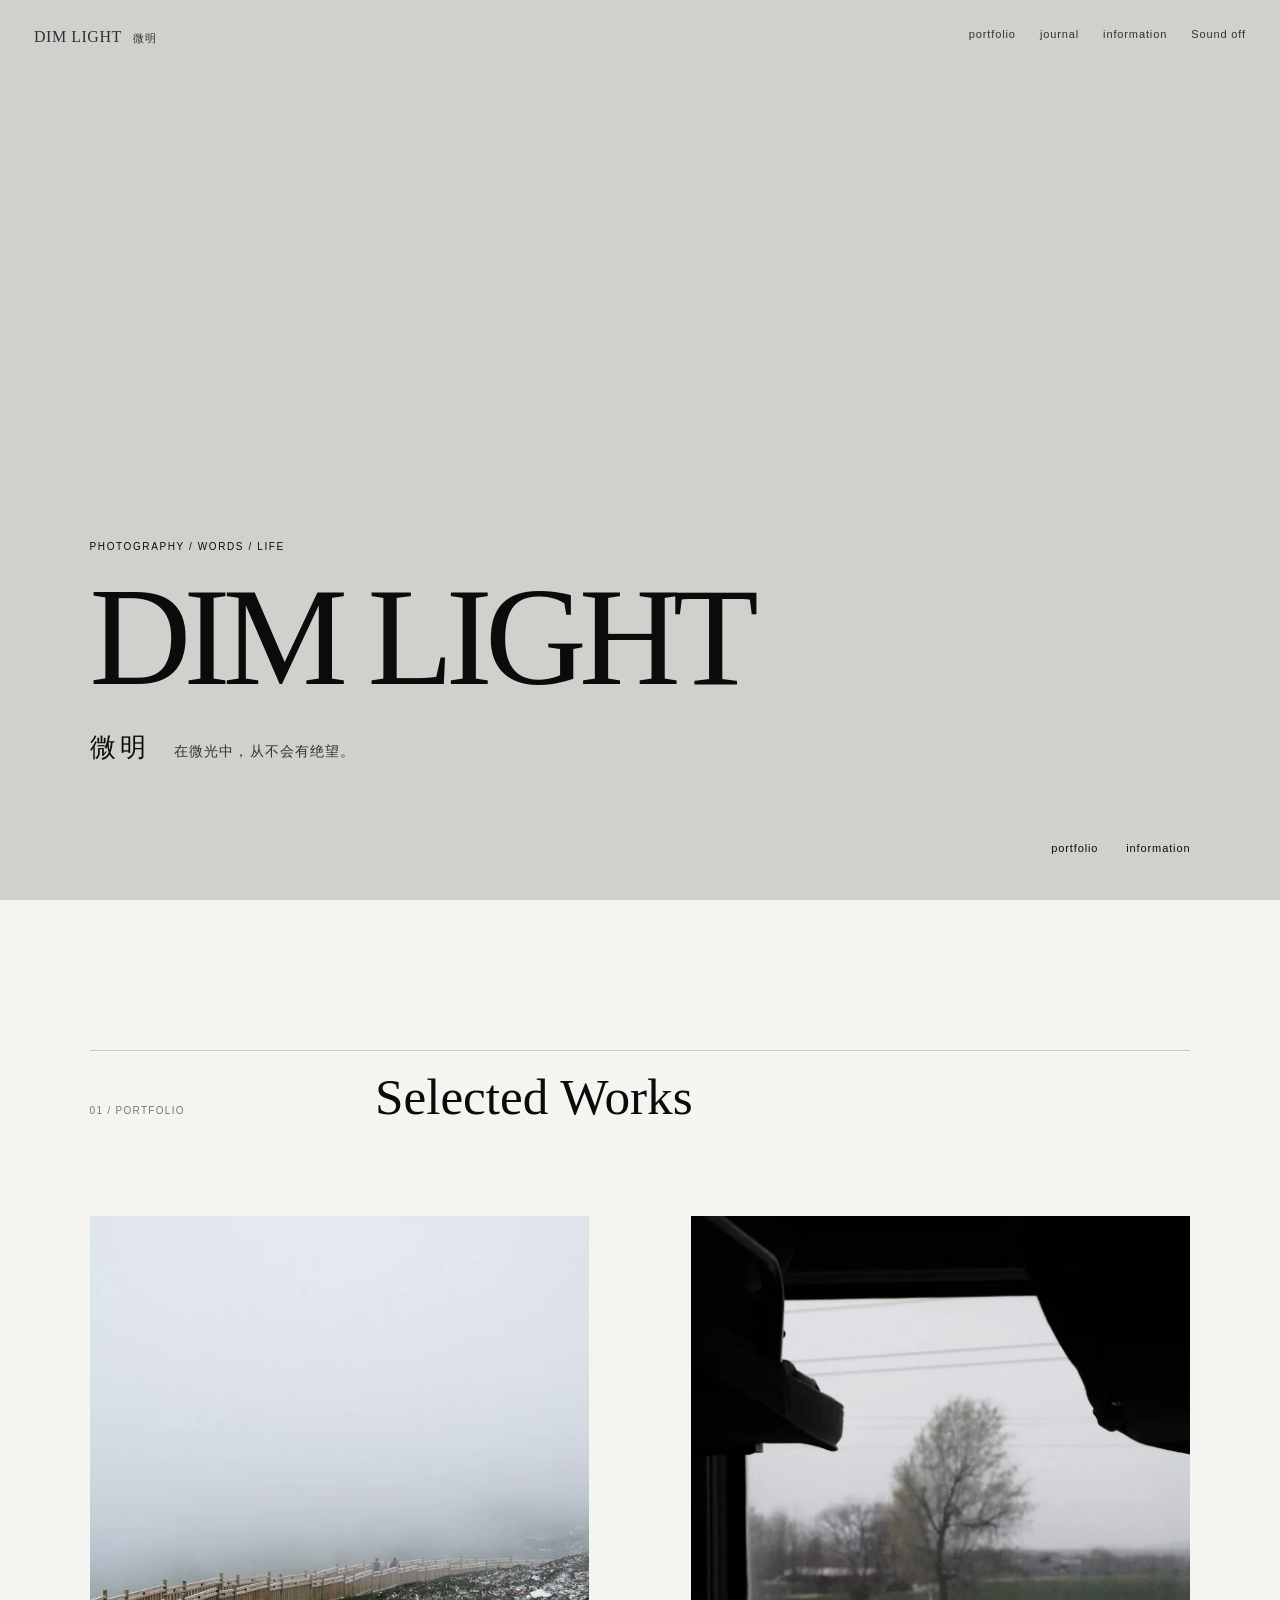
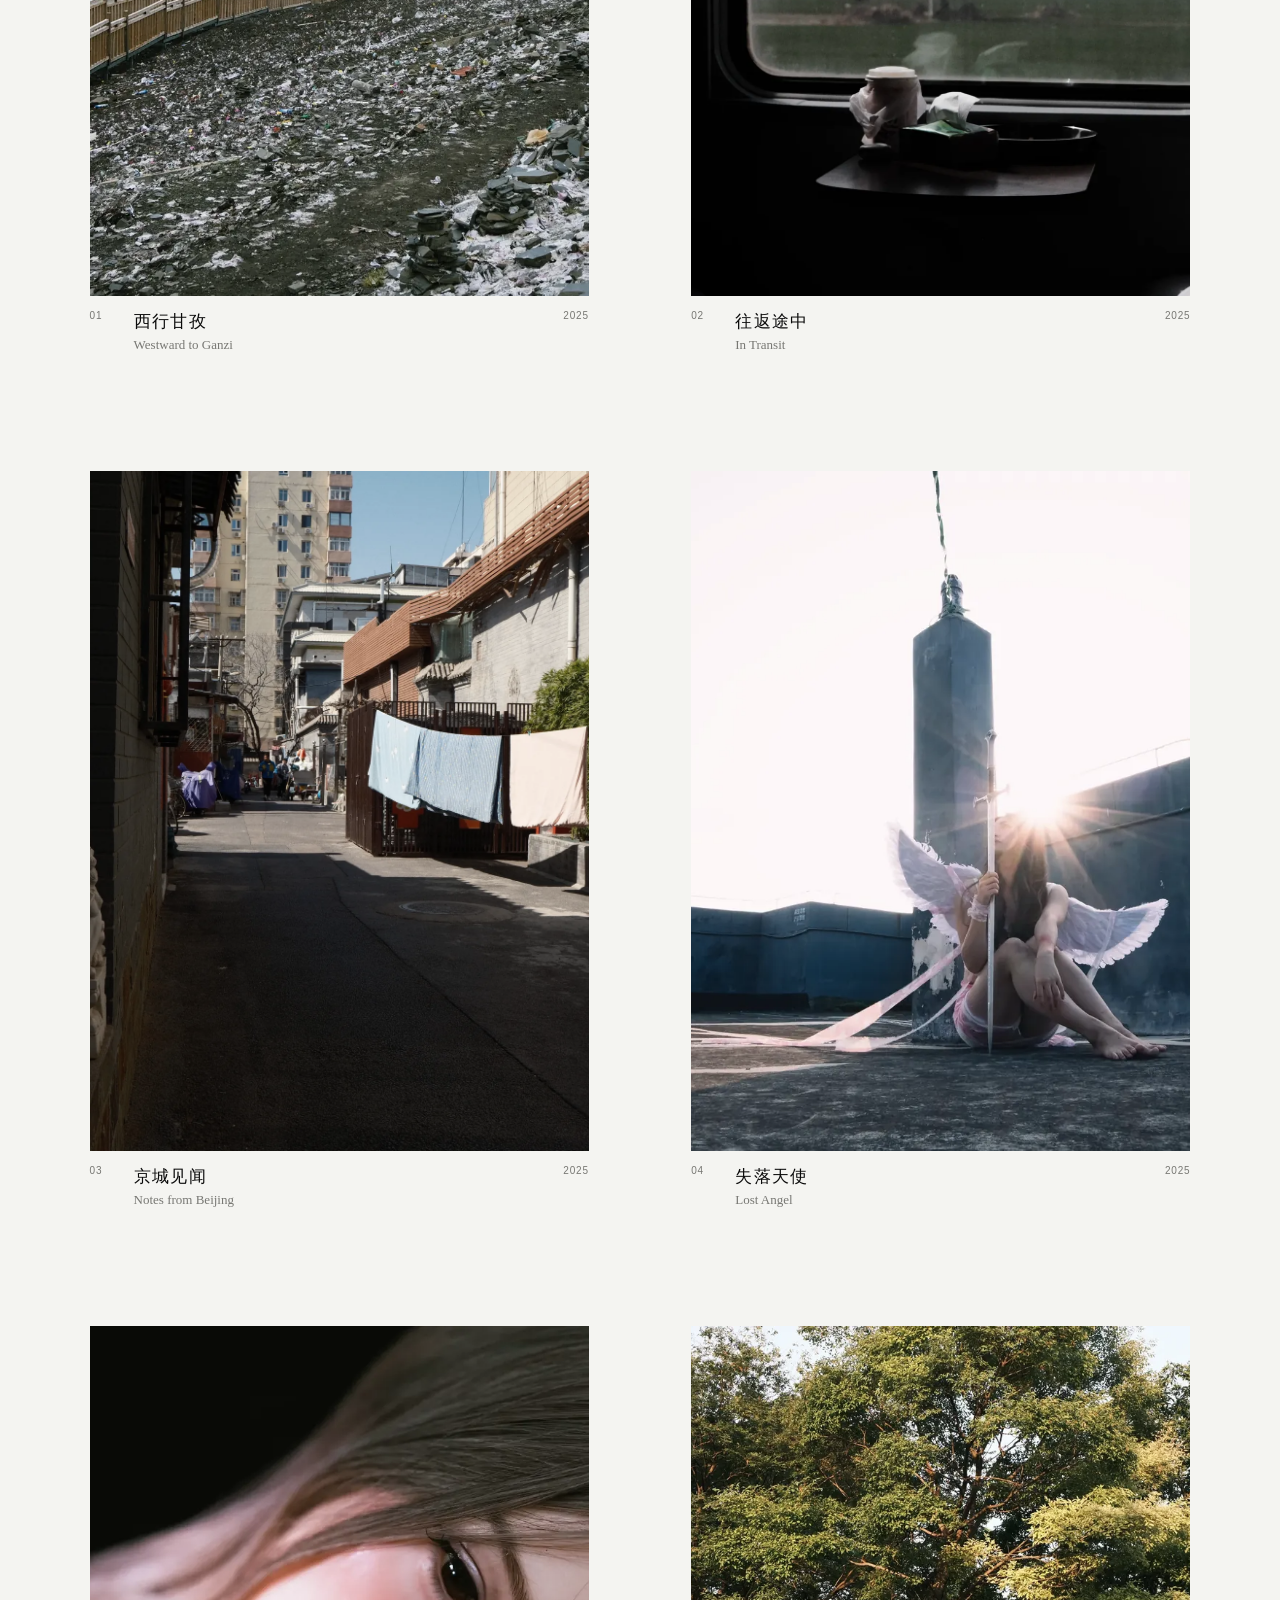
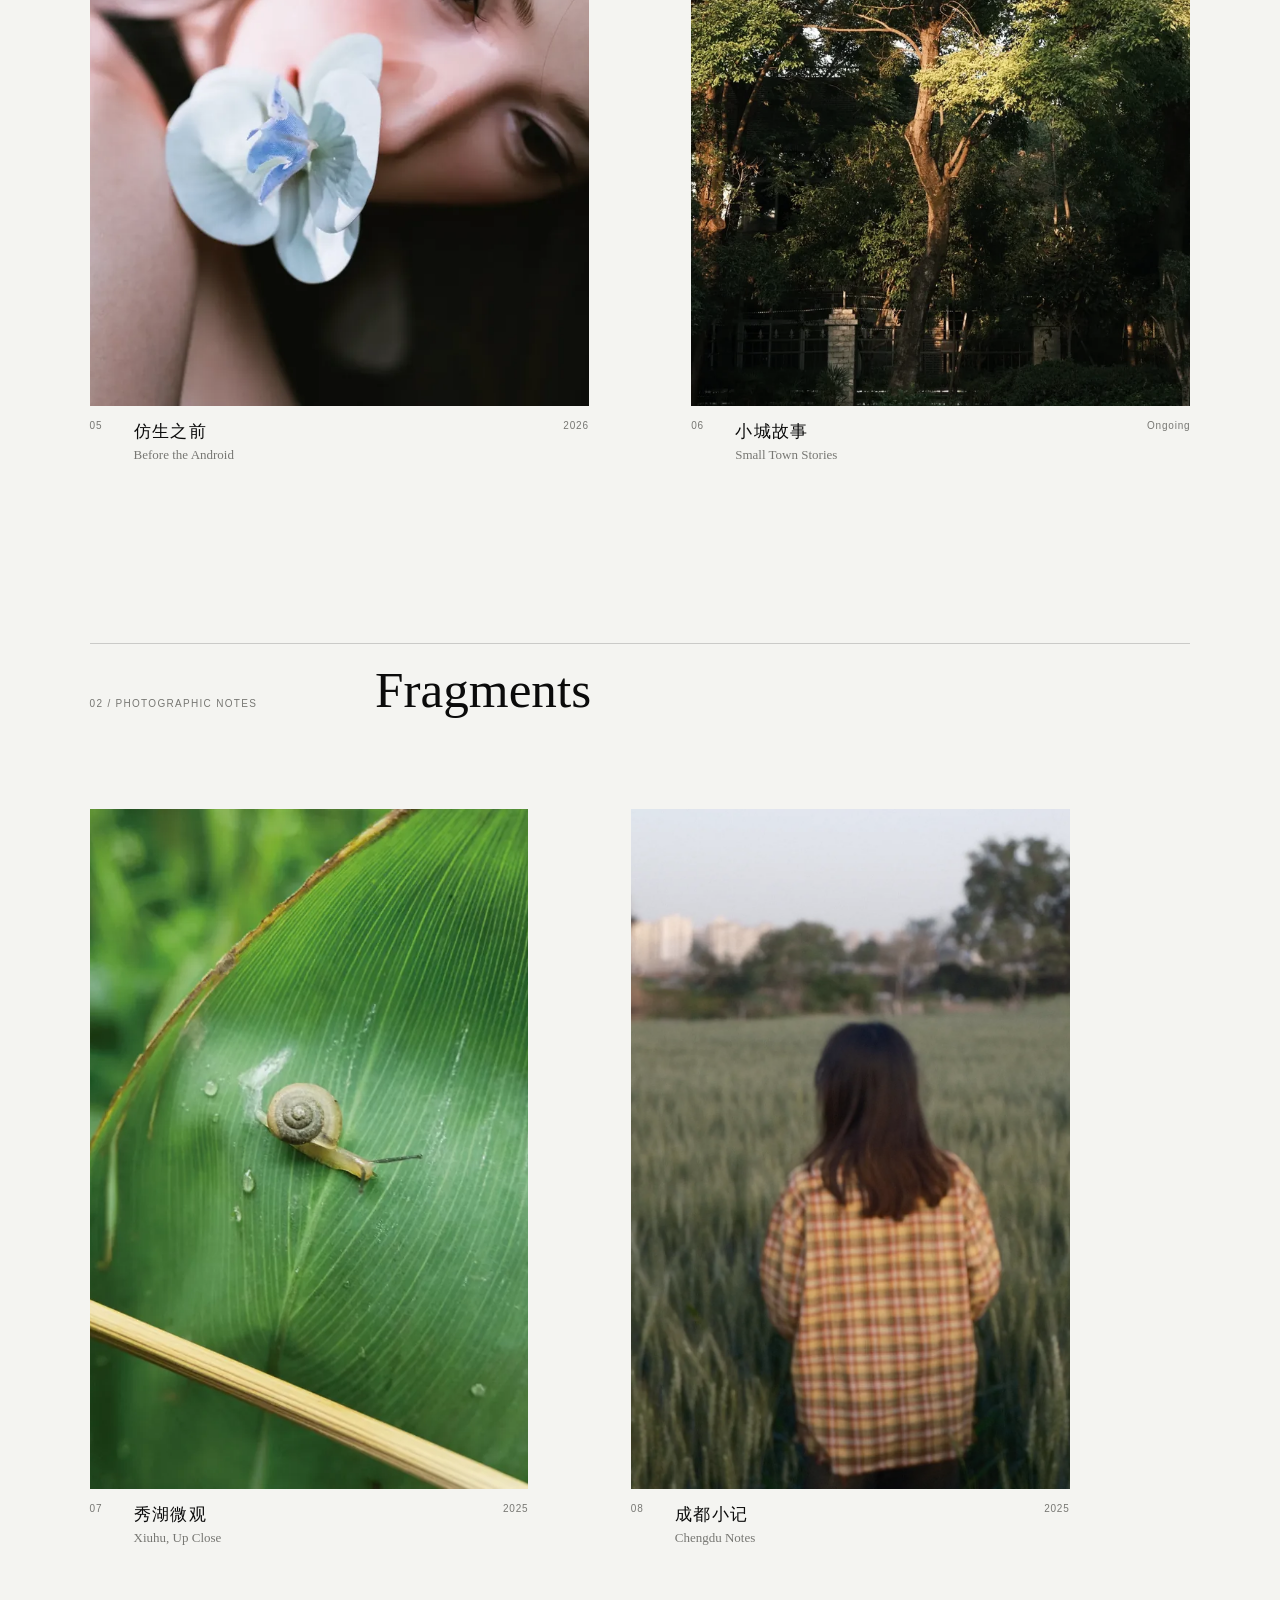
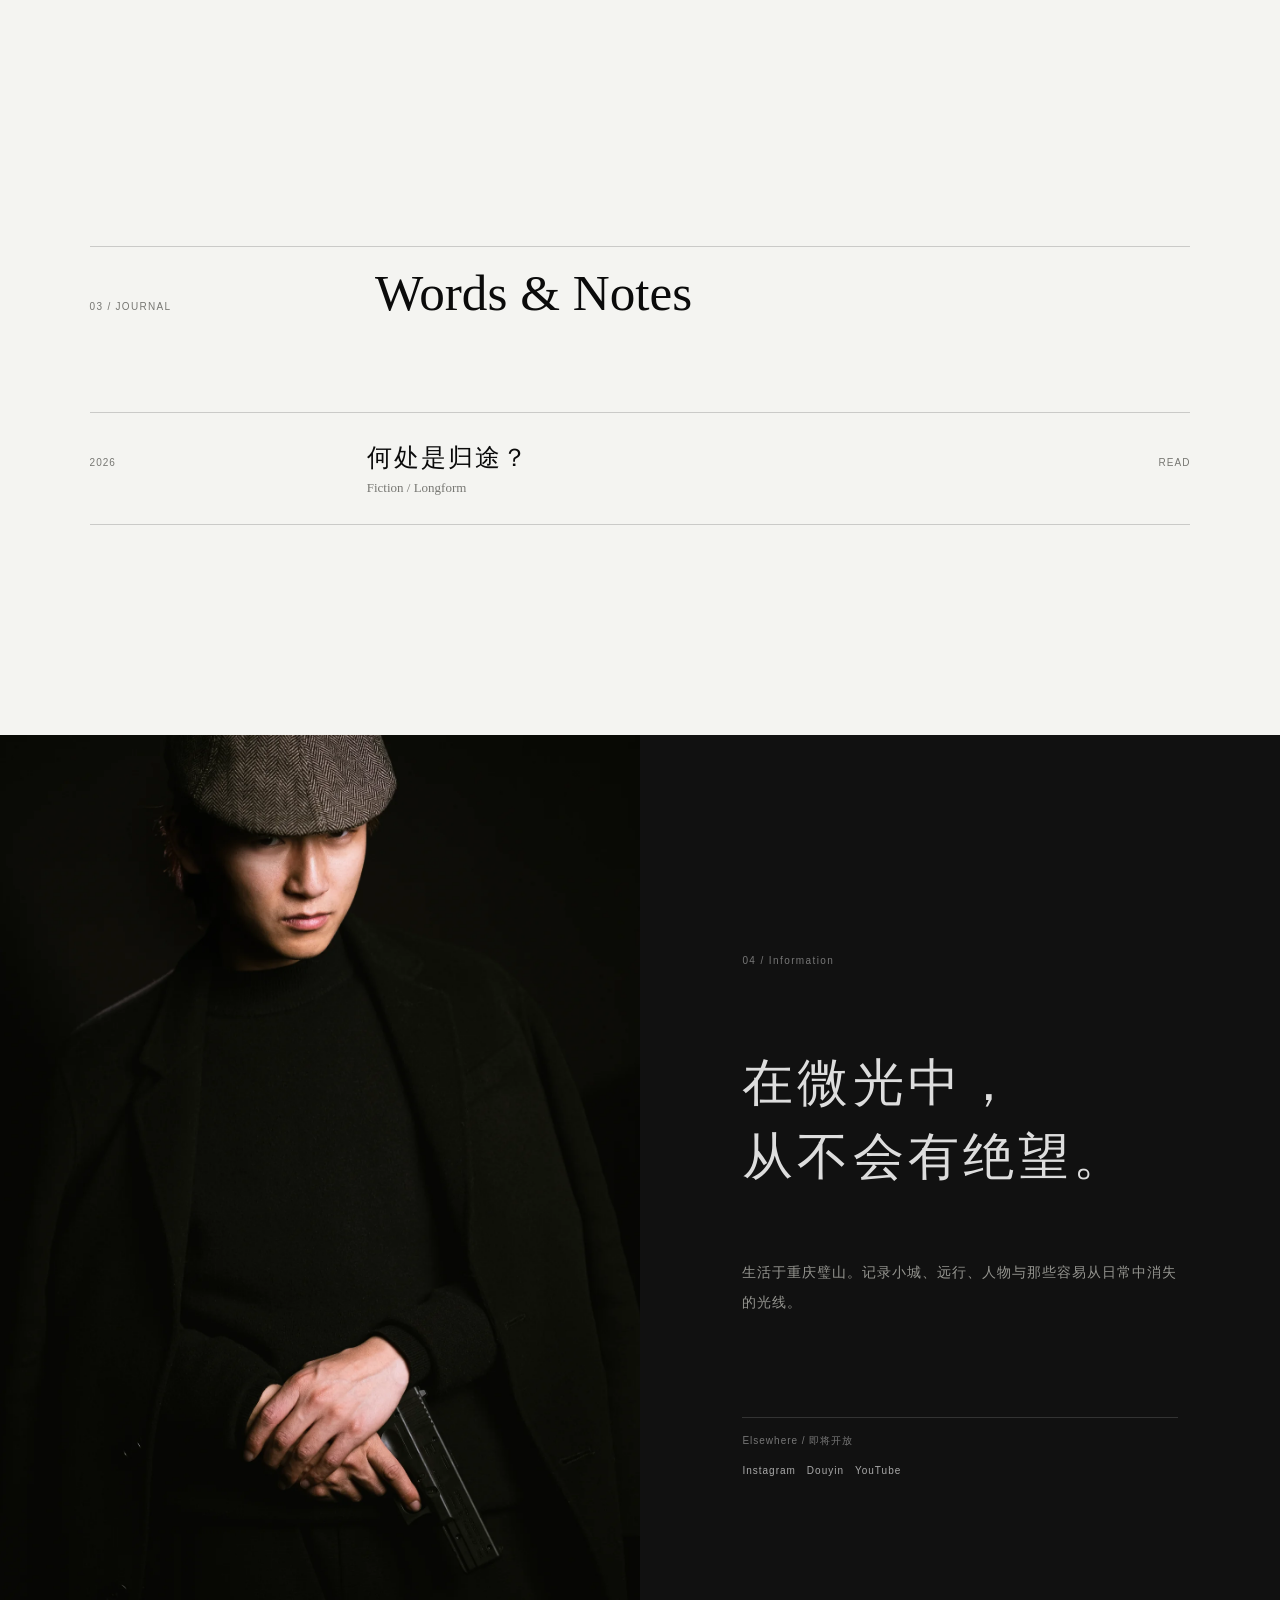
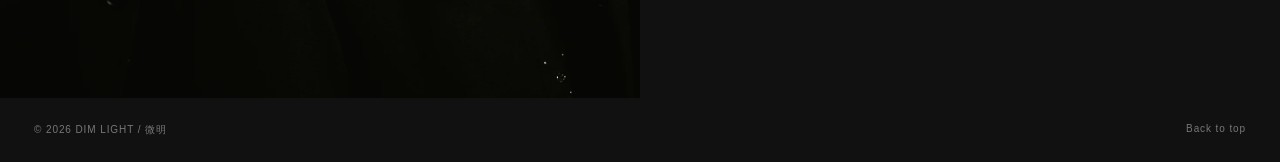
<file: index.html>
<!doctype html>
<html lang="zh-CN">
  <head>
    <meta charset="UTF-8" />
    <meta name="viewport" content="width=device-width, initial-scale=1" />
    <meta
      name="description"
      content="DIM LIGHT / 微明 — 在微光中，从不会有绝望。摄影与文字的个人档案。"
    />
    <title>DIM LIGHT / 微明</title>
    <link rel="stylesheet" href="edition.css?v=revision-20260702" />
    <script src="projects-v2.js?v=revision-20260702" defer></script>
    <script src="edition-audio.js?v=sound-final-20260702" defer></script>
    <script src="edition-home.js?v=revision-20260702" defer></script>
  </head>
  <body>
    <header class="site-header">
      <a class="brand" href="#top">
        <strong>DIM LIGHT</strong>
        <span>微明</span>
      </a>
      <div class="header-actions">
        <button class="sound-toggle" type="button" aria-pressed="false">Sound ○</button>
        <button
          class="menu-button"
          type="button"
          aria-label="打开菜单"
          aria-expanded="false"
          aria-controls="site-menu"
        >
          <span></span><span></span><span></span>
        </button>
      </div>
    </header>

    <div class="menu-panel" id="site-menu" aria-hidden="true">
      <nav class="menu-nav" aria-label="网站导航">
        <a href="#projects"><span>01</span>Photography</a>
        <a href="#journal"><span>02</span>Journal</a>
        <a href="#about"><span>03</span>About</a>
      </nav>
      <div class="menu-foot">
        <p>DIM LIGHT / 微明</p>
        <p>Photography · Words · Life</p>
      </div>
    </div>

    <main id="top">
      <section class="hero-quiet">
        <p class="hero-index reveal">Personal archive / 2025—</p>
        <div class="hero-mark reveal">
          <h1>DIM LIGHT</h1>
          <div>
            <strong>微明</strong>
            <p>在微光中，从不会有绝望。</p>
          </div>
        </div>
        <p class="hero-place reveal">Chongqing · China</p>
        <a class="scroll-cue" href="#projects">Photography ↓</a>
      </section>

      <section class="projects-quiet" id="projects">
        <header class="quiet-heading reveal">
          <p>01 / Photography</p>
          <h2>Selected Projects</h2>
        </header>

        <div class="project-index-shell">
          <div class="project-list reveal">
            <a
              class="project-row is-current"
              href="project.html?id=xiuhu"
              data-preview="assets/projects/xiuhu/05.webp"
              data-preview-alt="秀湖微明，叶片上的蜗牛"
              data-preview-title="秀湖微明 / Dim Light at Xiuhu"
            >
              <span>01</span>
              <div>
                <h3>秀湖微明</h3>
                <p>Dim Light at Xiuhu</p>
              </div>
              <time>2025</time>
              <img
                class="mobile-project-cover"
                src="assets/projects/xiuhu/05.webp"
                alt="秀湖微明，叶片上的蜗牛"
                loading="lazy"
              />
            </a>

            <a
              class="project-row"
              href="project.html?id=lost-angel"
              data-preview="assets/projects/lost-angel/04.webp"
              data-preview-alt="失落天使，县城天台人像"
              data-preview-title="失落天使 / Lost Angel"
            >
              <span>02</span>
              <div>
                <h3>失落天使</h3>
                <p>Lost Angel</p>
              </div>
              <time>2025</time>
              <img
                class="mobile-project-cover"
                src="assets/projects/lost-angel/04.webp"
                alt="失落天使，县城天台人像"
                loading="lazy"
              />
            </a>

            <a
              class="project-row"
              href="project.html?id=android"
              data-preview="assets/projects/android/03.webp"
              data-preview-alt="仿生人偶面孔与花"
              data-preview-title="仿生之前 / Before the Android"
            >
              <span>03</span>
              <div>
                <h3>仿生之前</h3>
                <p>Before the Android</p>
              </div>
              <time>2026</time>
              <img
                class="mobile-project-cover"
                src="assets/projects/android/03.webp"
                alt="仿生人偶面孔与花"
                loading="lazy"
              />
            </a>

            <a
              class="project-row"
              href="project.html?id=ganzi"
              data-preview="assets/projects/ganzi/02.webp"
              data-preview-alt="西行甘孜，云雾中的雪山"
              data-preview-title="西行甘孜 / Westward to Ganzi"
            >
              <span>04</span>
              <div>
                <h3>西行甘孜</h3>
                <p>Westward to Ganzi</p>
              </div>
              <time>2025</time>
              <img
                class="mobile-project-cover"
                src="assets/projects/ganzi/02.webp"
                alt="西行甘孜，云雾中的雪山"
                loading="lazy"
              />
            </a>

            <a
              class="project-row"
              href="project.html?id=beijing"
              data-preview="assets/projects/beijing/01.webp"
              data-preview-alt="京城片记，新树昏鸦"
              data-preview-title="京城片记 / Notes from Beijing"
            >
              <span>05</span>
              <div>
                <h3>京城片记</h3>
                <p>Notes from Beijing</p>
              </div>
              <time>2025</time>
              <img
                class="mobile-project-cover"
                src="assets/projects/beijing/01.webp"
                alt="京城片记，新树昏鸦"
                loading="lazy"
              />
            </a>

            <a
              class="project-row"
              href="project.html?id=small-town"
              data-preview="assets/projects/small-town/06.webp"
              data-preview-alt="小城切片，普通空间中的人像"
              data-preview-title="小城切片 / Small Town Studies"
            >
              <span>06</span>
              <div>
                <h3>小城切片</h3>
                <p>Small Town Studies</p>
              </div>
              <time>Ongoing</time>
              <img
                class="mobile-project-cover"
                src="assets/projects/small-town/06.webp"
                alt="小城切片，普通空间中的人像"
                loading="lazy"
              />
            </a>
          </div>

          <figure class="project-preview reveal" aria-live="polite">
            <div class="preview-stage">
              <img
                class="preview-image is-visible"
                src="assets/projects/xiuhu/05.webp"
                alt="秀湖微明，叶片上的蜗牛"
              />
              <img class="preview-image" src="" alt="" />
            </div>
            <figcaption>秀湖微明 / Dim Light at Xiuhu</figcaption>
          </figure>
        </div>
      </section>

      <section class="journal-quiet" id="journal">
        <header class="quiet-heading reveal">
          <p>02 / Journal</p>
          <h2>Words & Notes</h2>
        </header>

        <div class="journal-column">
          <a class="journal-line reveal" href="article.html?id=where-is-home">
            <time datetime="2026">2026</time>
            <div>
              <h3>何处是归途？</h3>
              <p>Fiction / Longform</p>
            </div>
            <span>Read ↗</span>
          </a>
          <article class="journal-line reveal">
            <time datetime="2025">2025</time>
            <div>
              <h3>人生不回头</h3>
              <p>Essay / Memory</p>
            </div>
            <span>Coming soon</span>
          </article>
        </div>
      </section>

      <section class="about" id="about">
        <figure class="about-portrait reveal">
          <img src="assets/profile.webp" alt="DIM LIGHT创作者肖像" loading="lazy" />
        </figure>
        <div class="about-copy reveal">
          <p>03 / About</p>
          <h2>在微光中，<br />从不会有绝望。</h2>
          <div class="social-area">
            <p>Elsewhere / 即将开放</p>
            <div>
              <span>Instagram</span>
              <span>Douyin</span>
              <span>YouTube</span>
            </div>
          </div>
        </div>
      </section>
    </main>

    <footer class="site-footer">
      <p>© <span id="year">2026</span> DIM LIGHT</p>
      <p>微明</p>
      <a href="#top">Back to top ↑</a>
    </footer>
  </body>
</html>
</file>
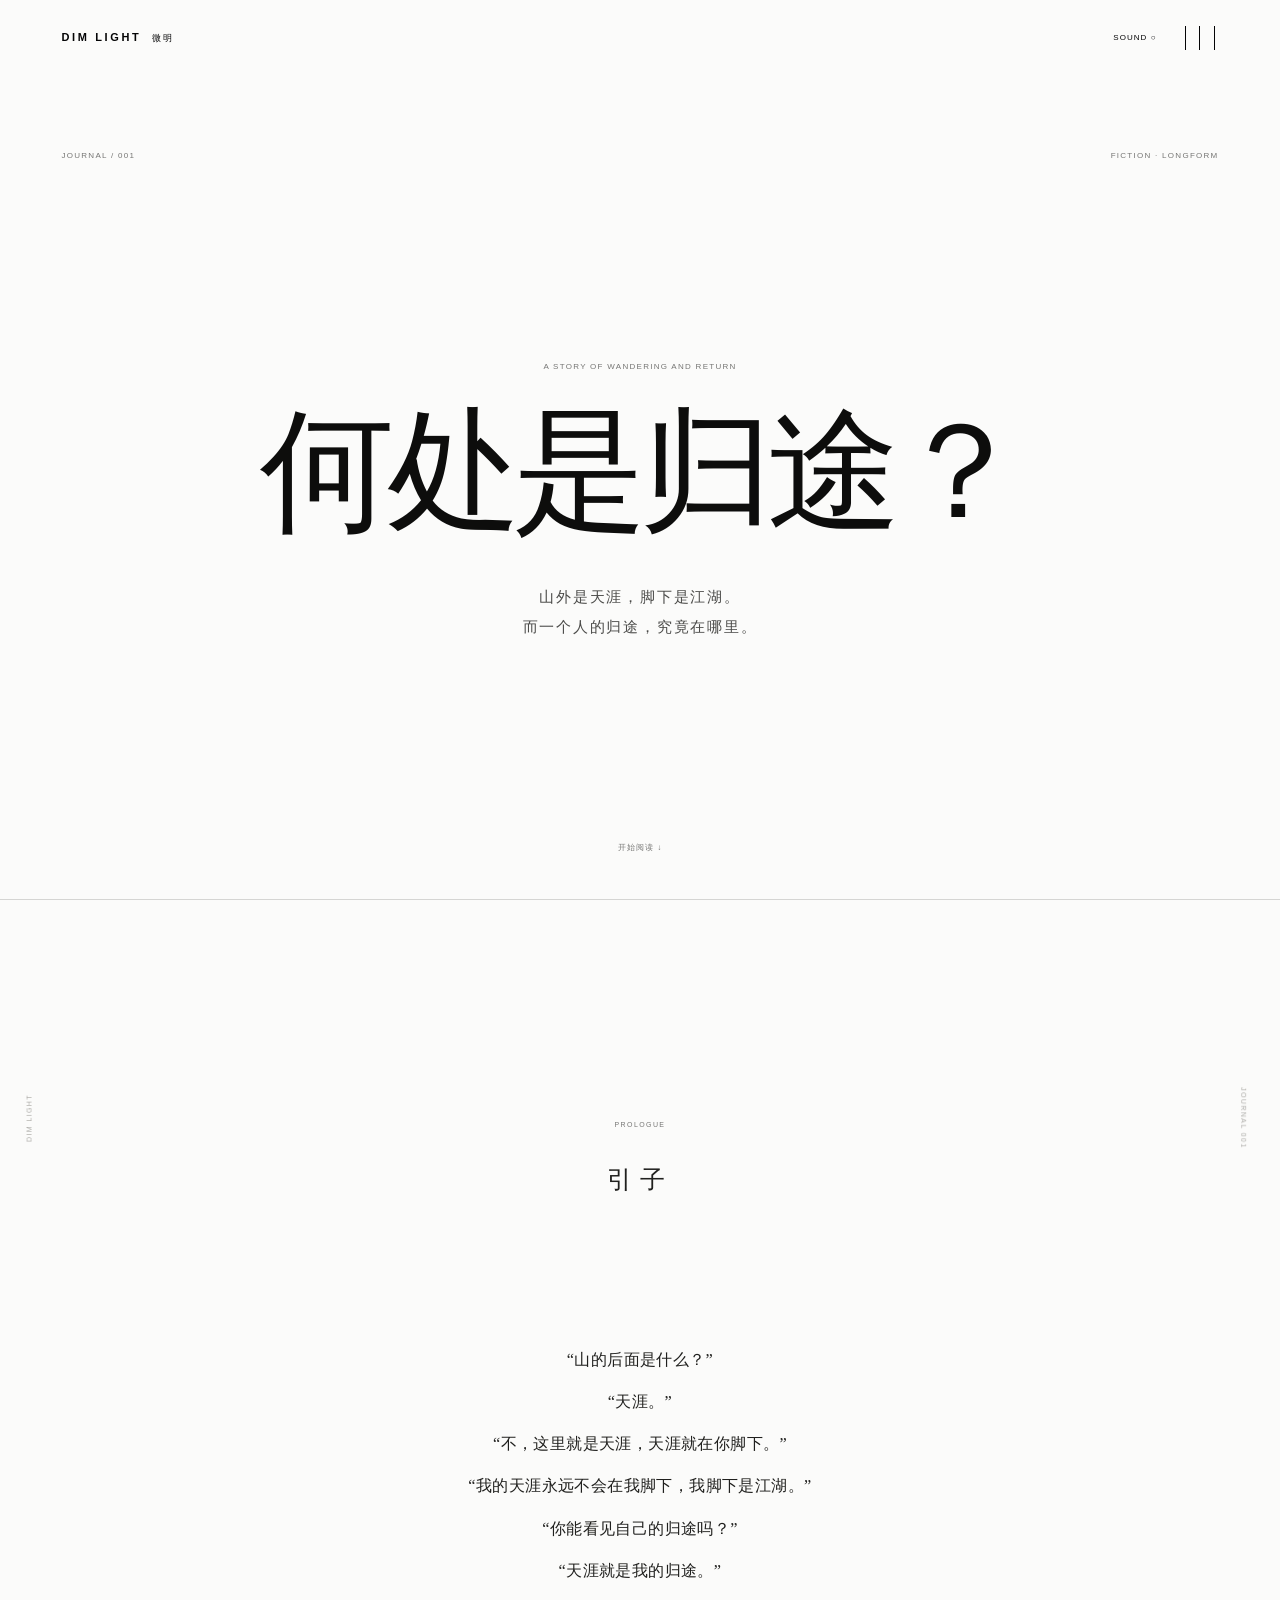
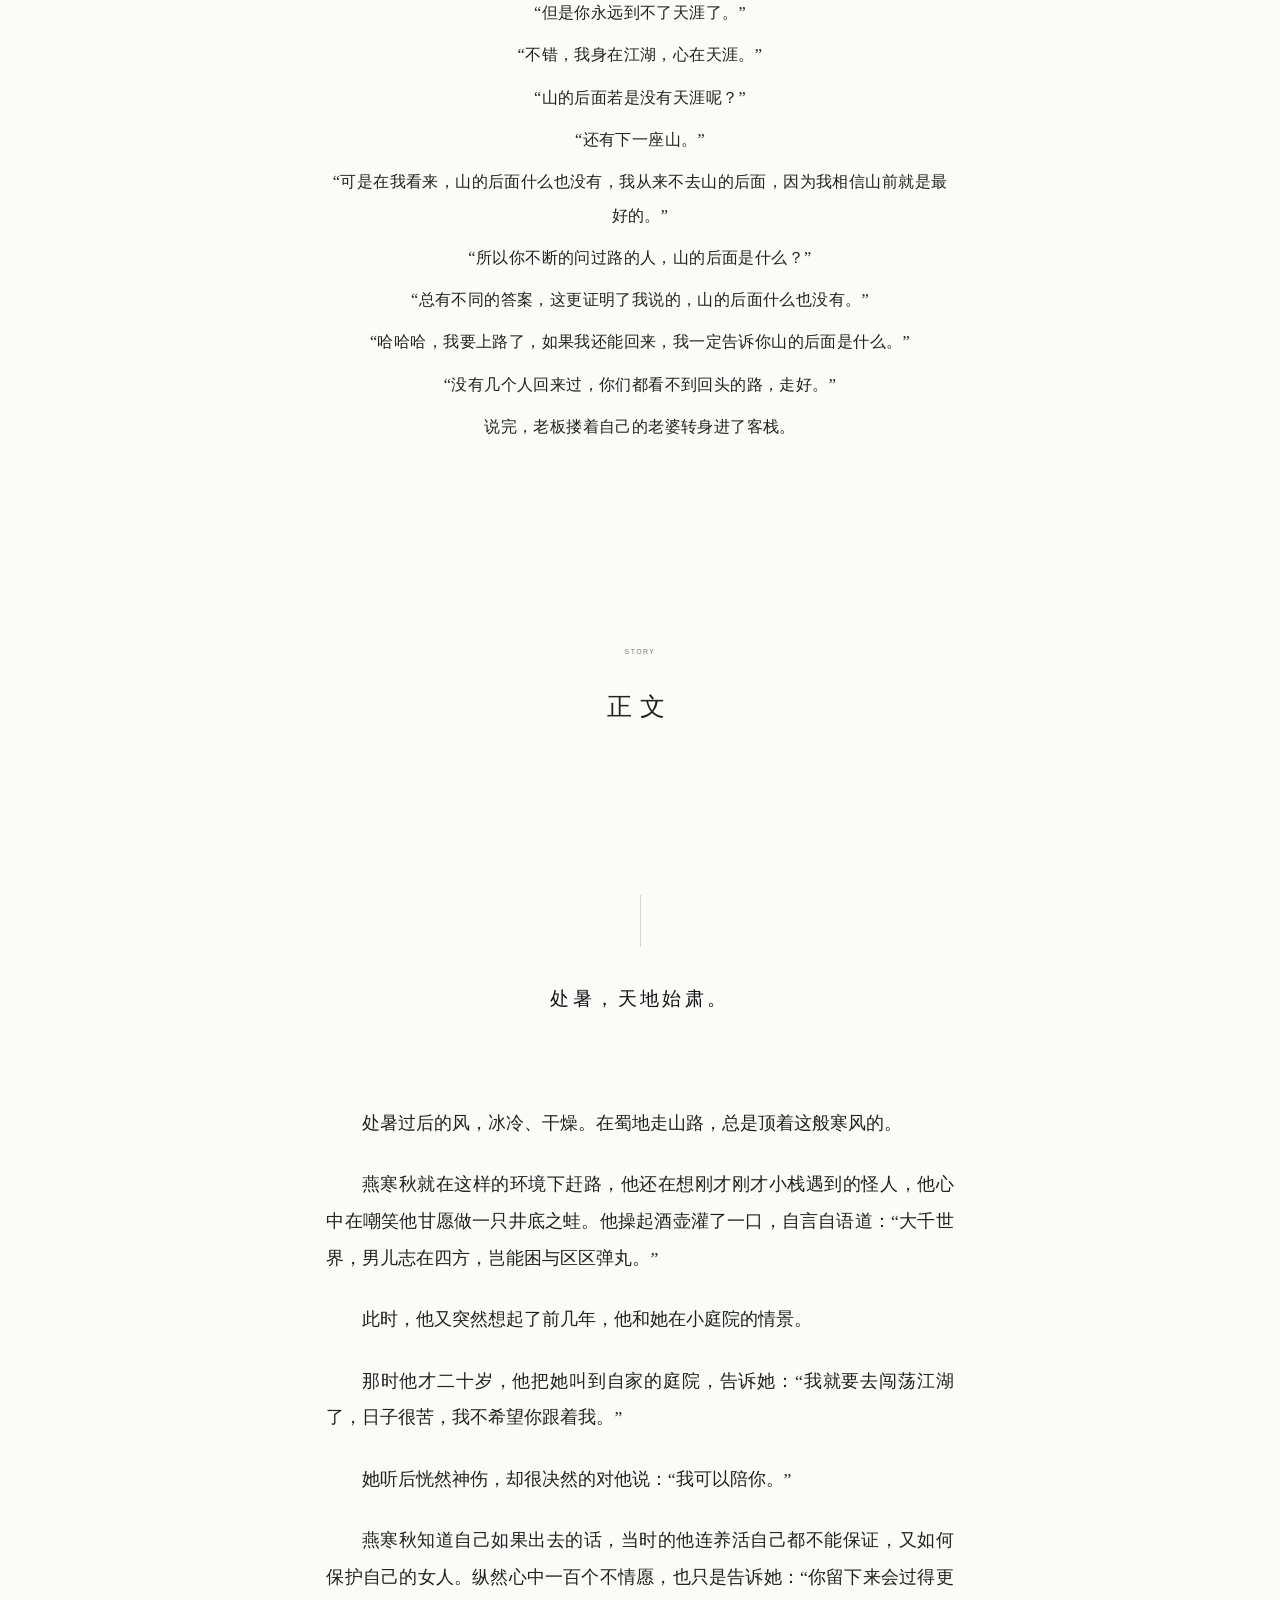
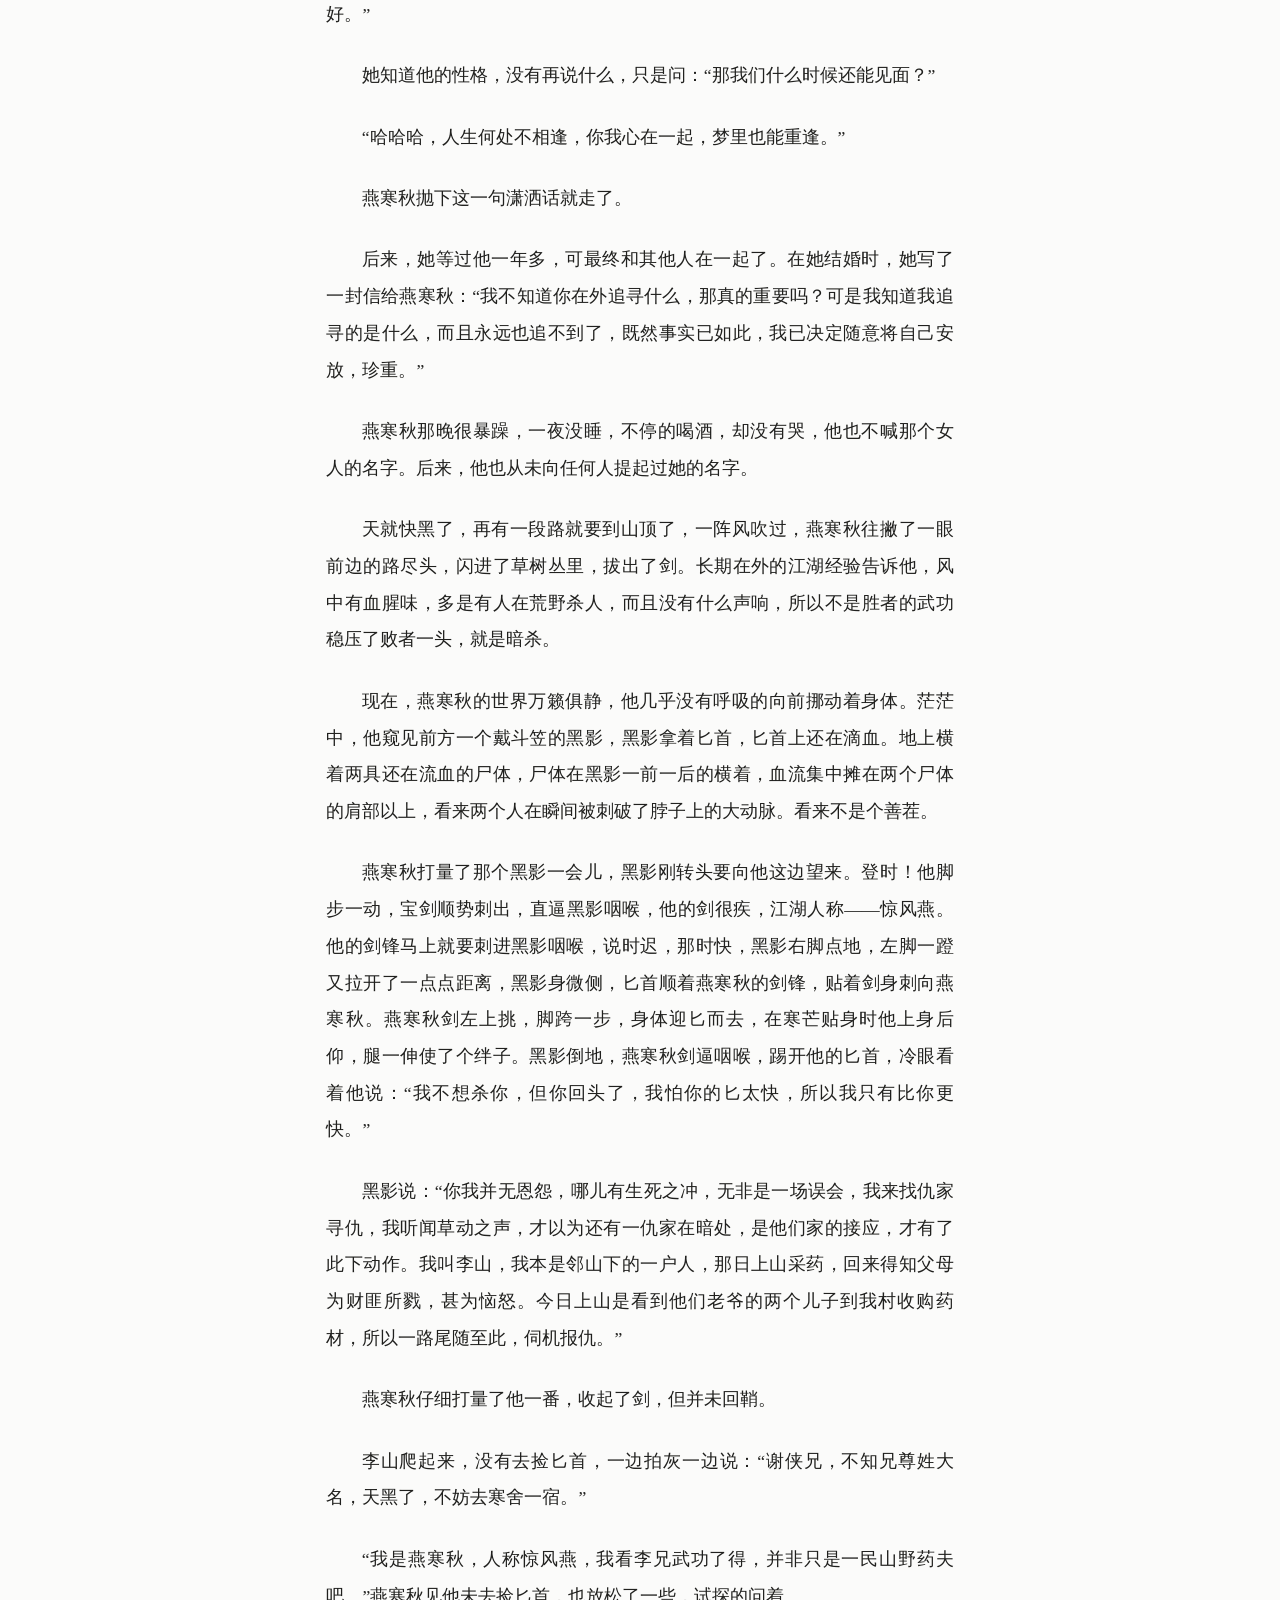
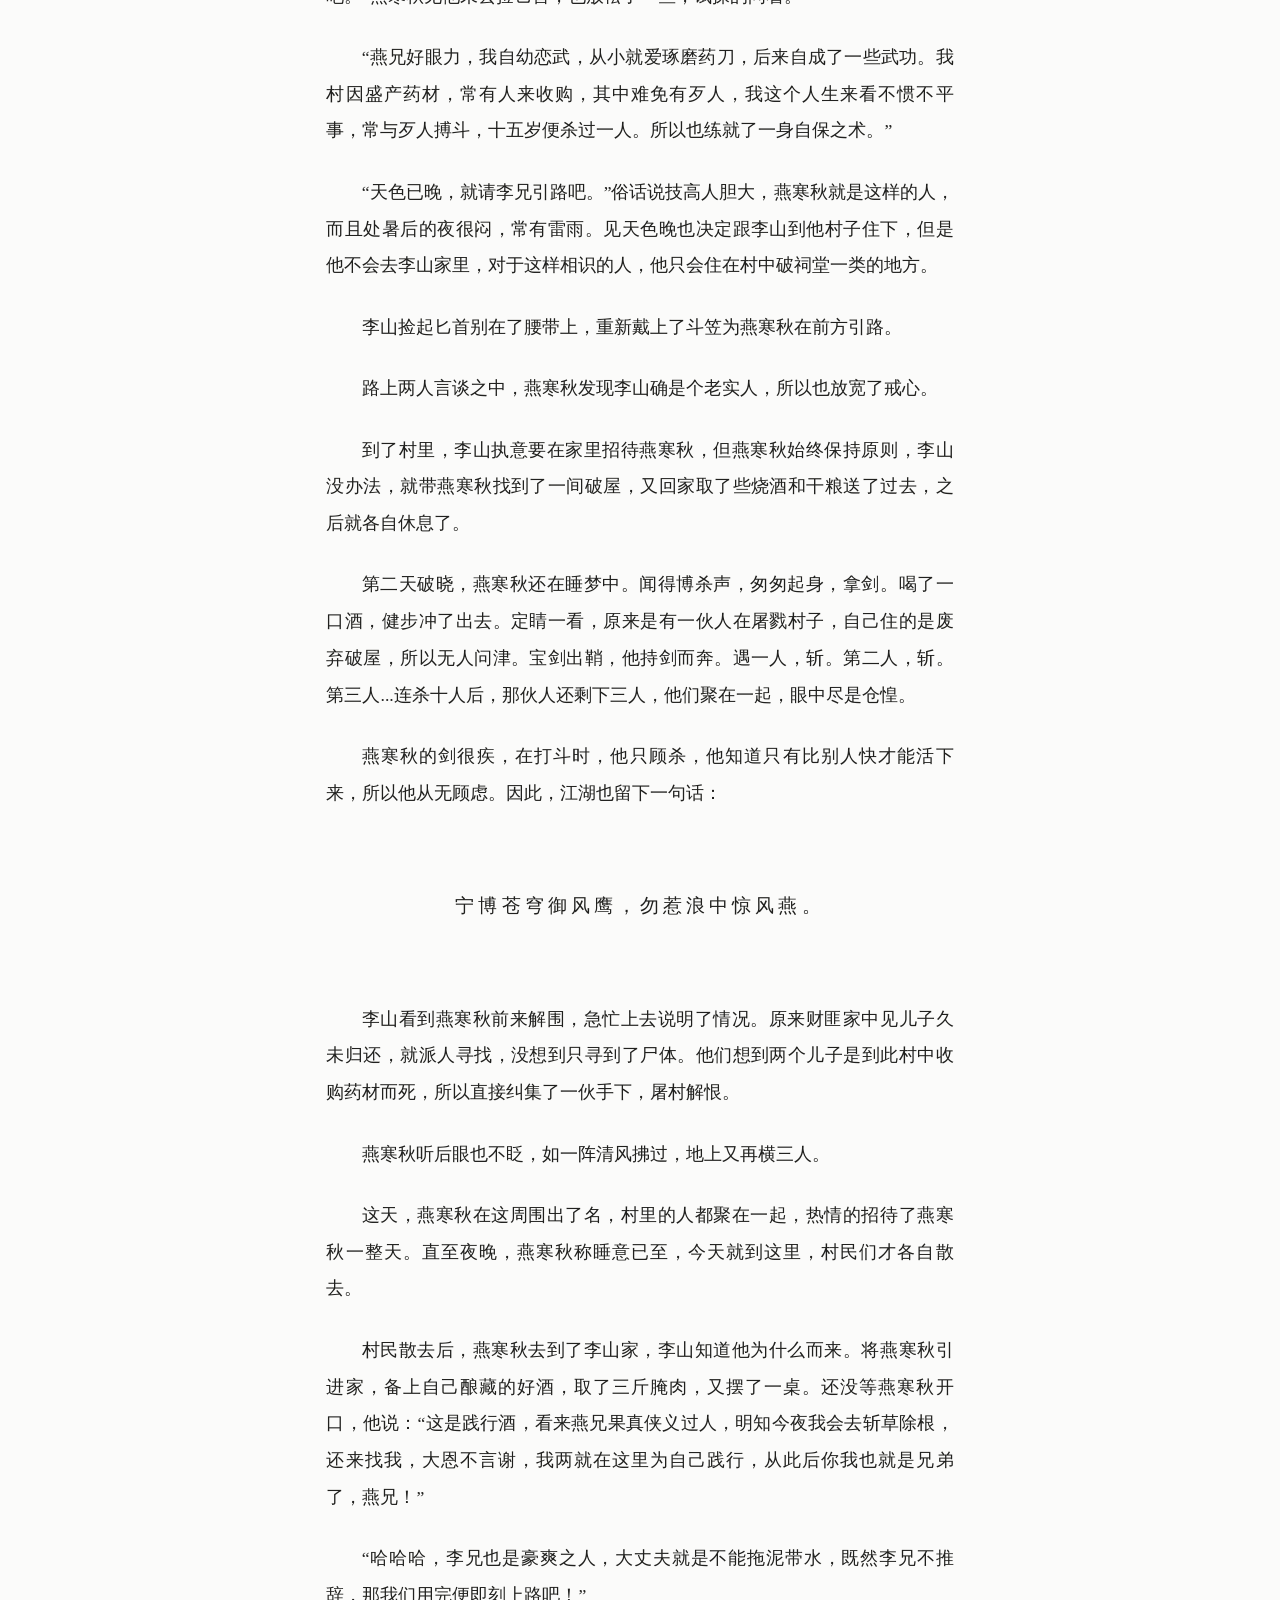
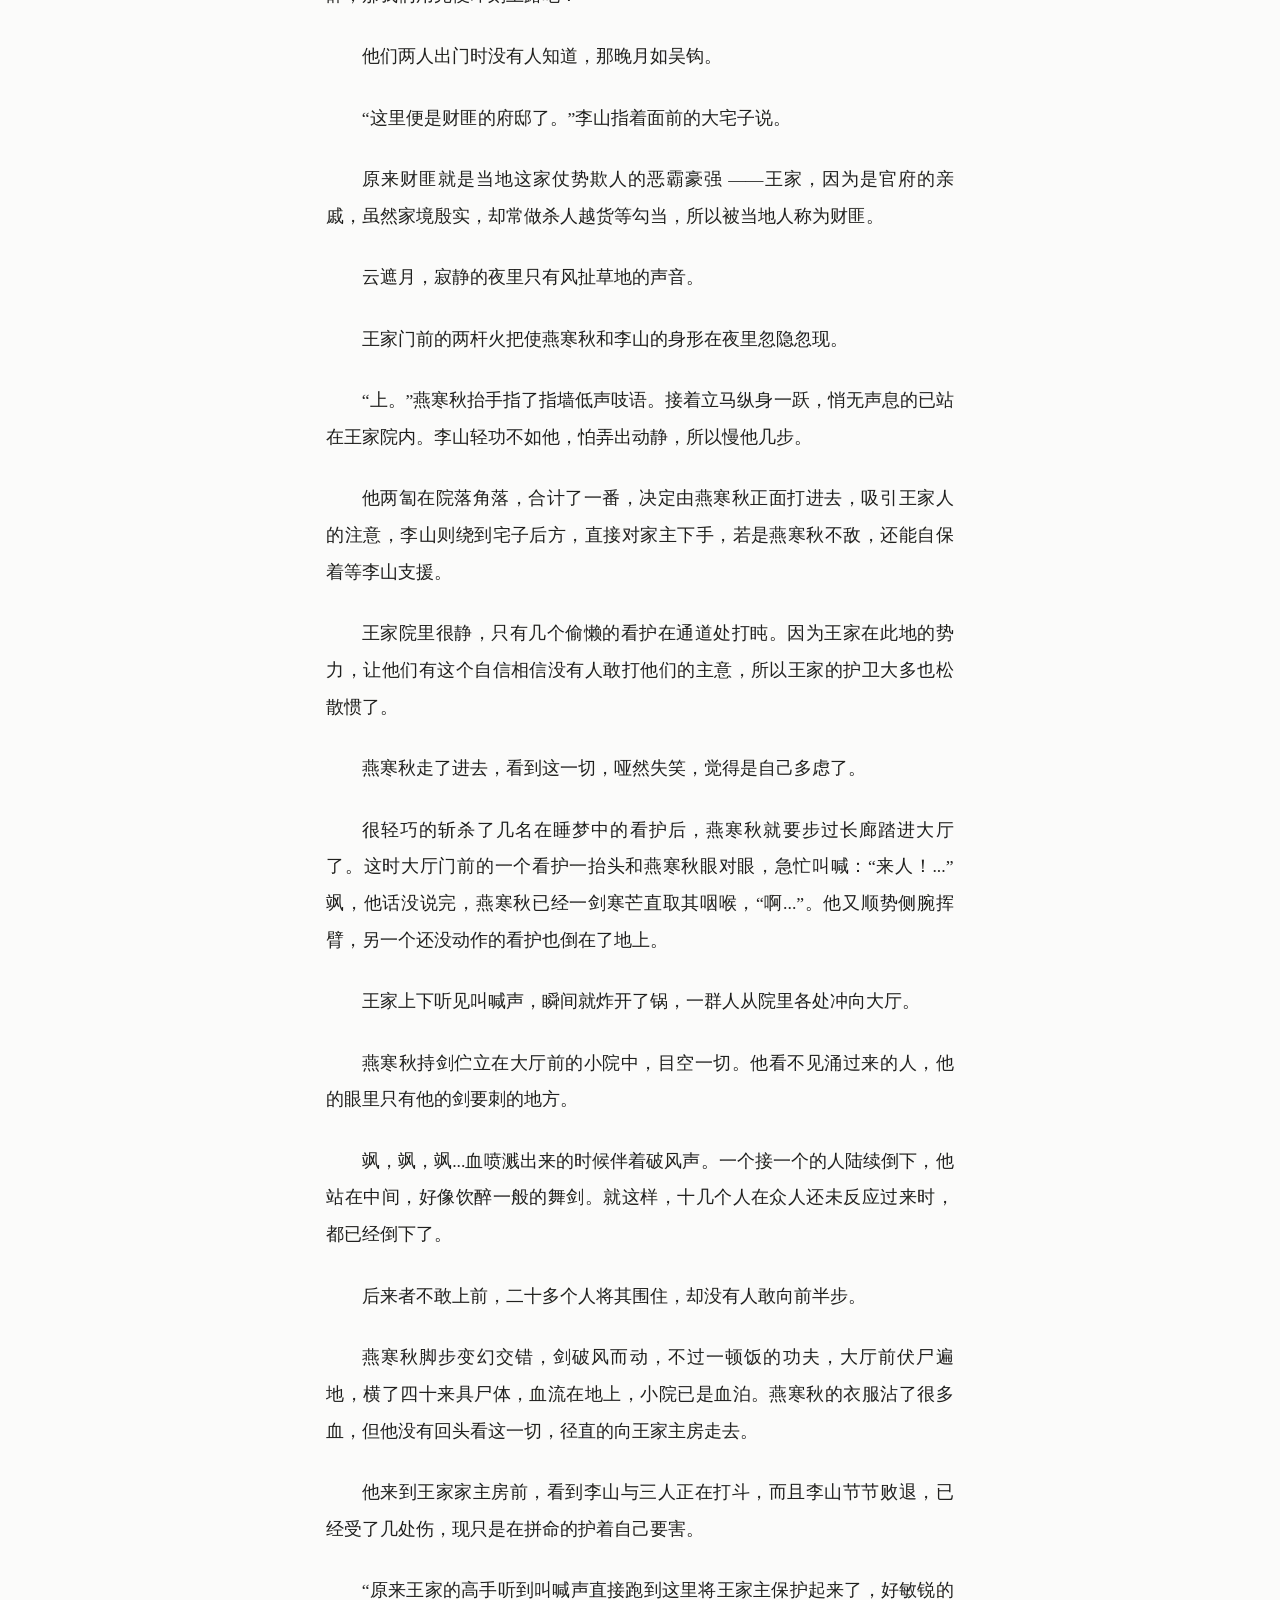
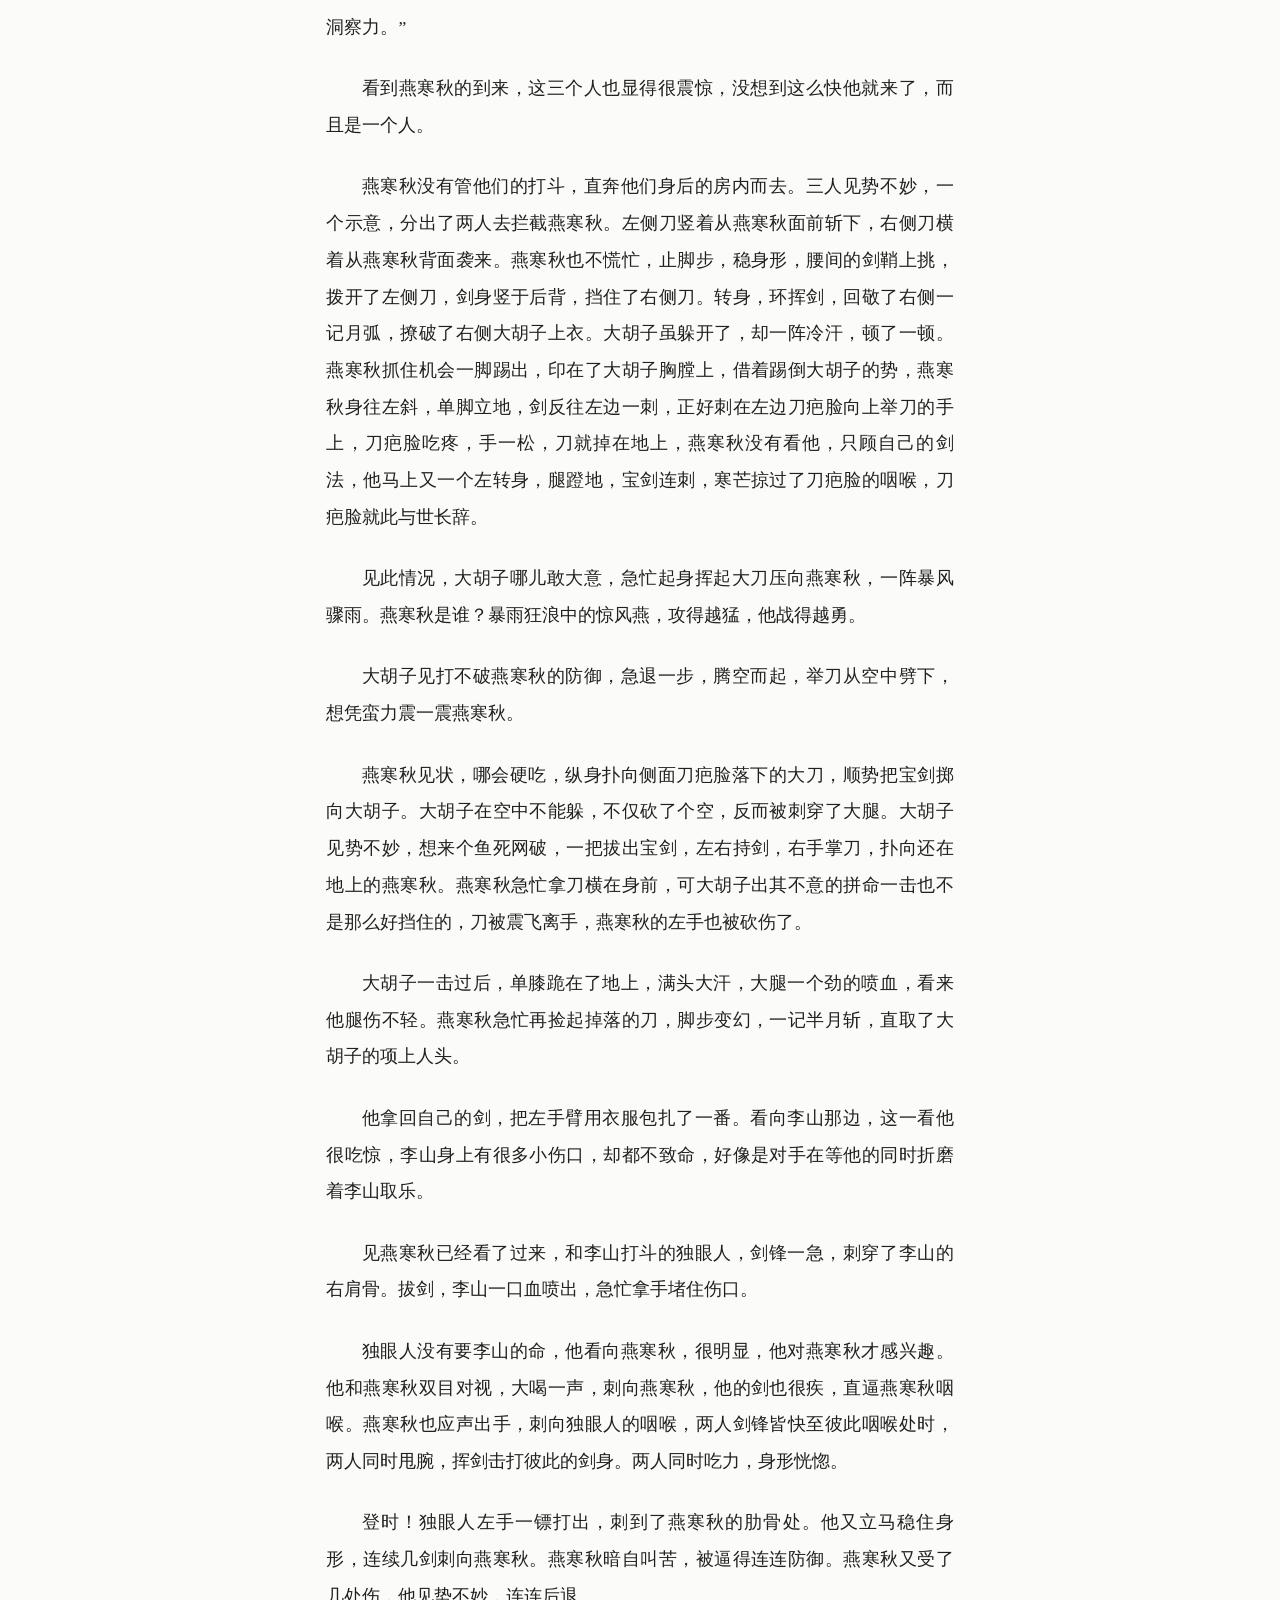
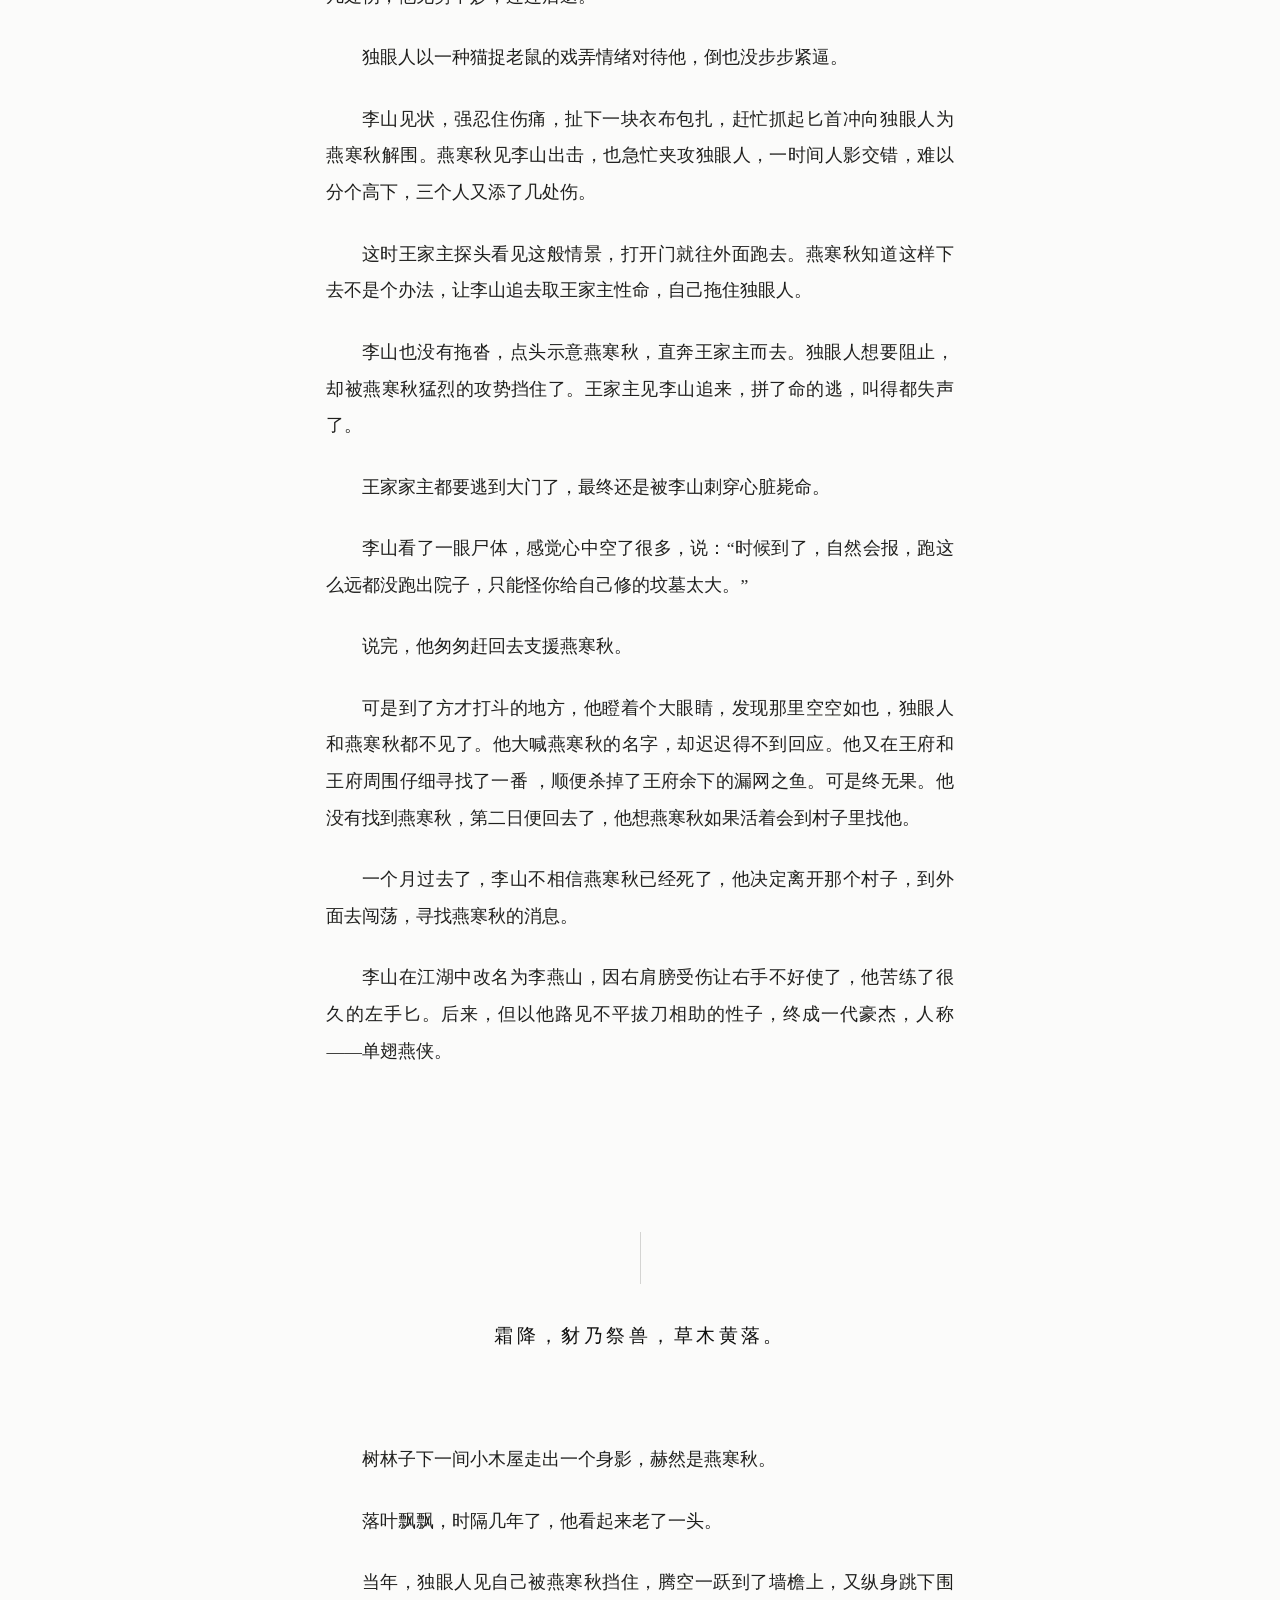
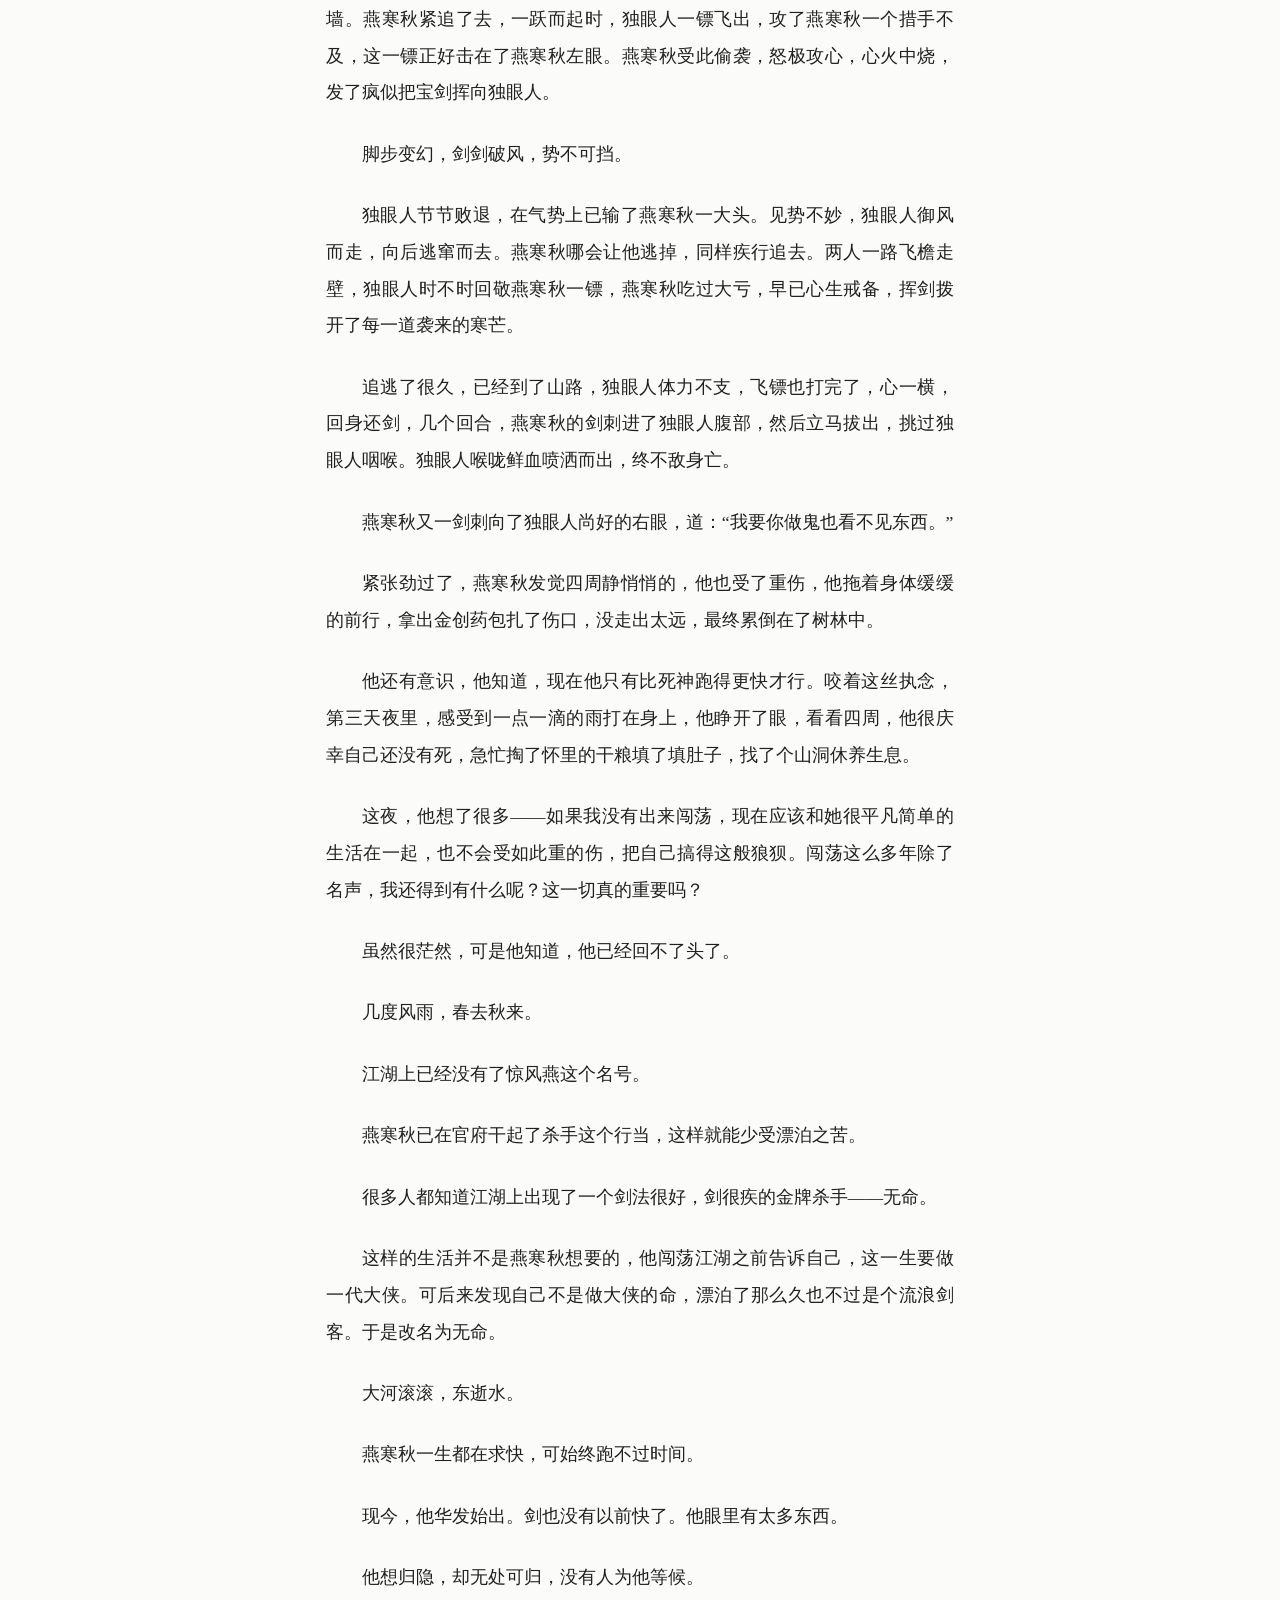
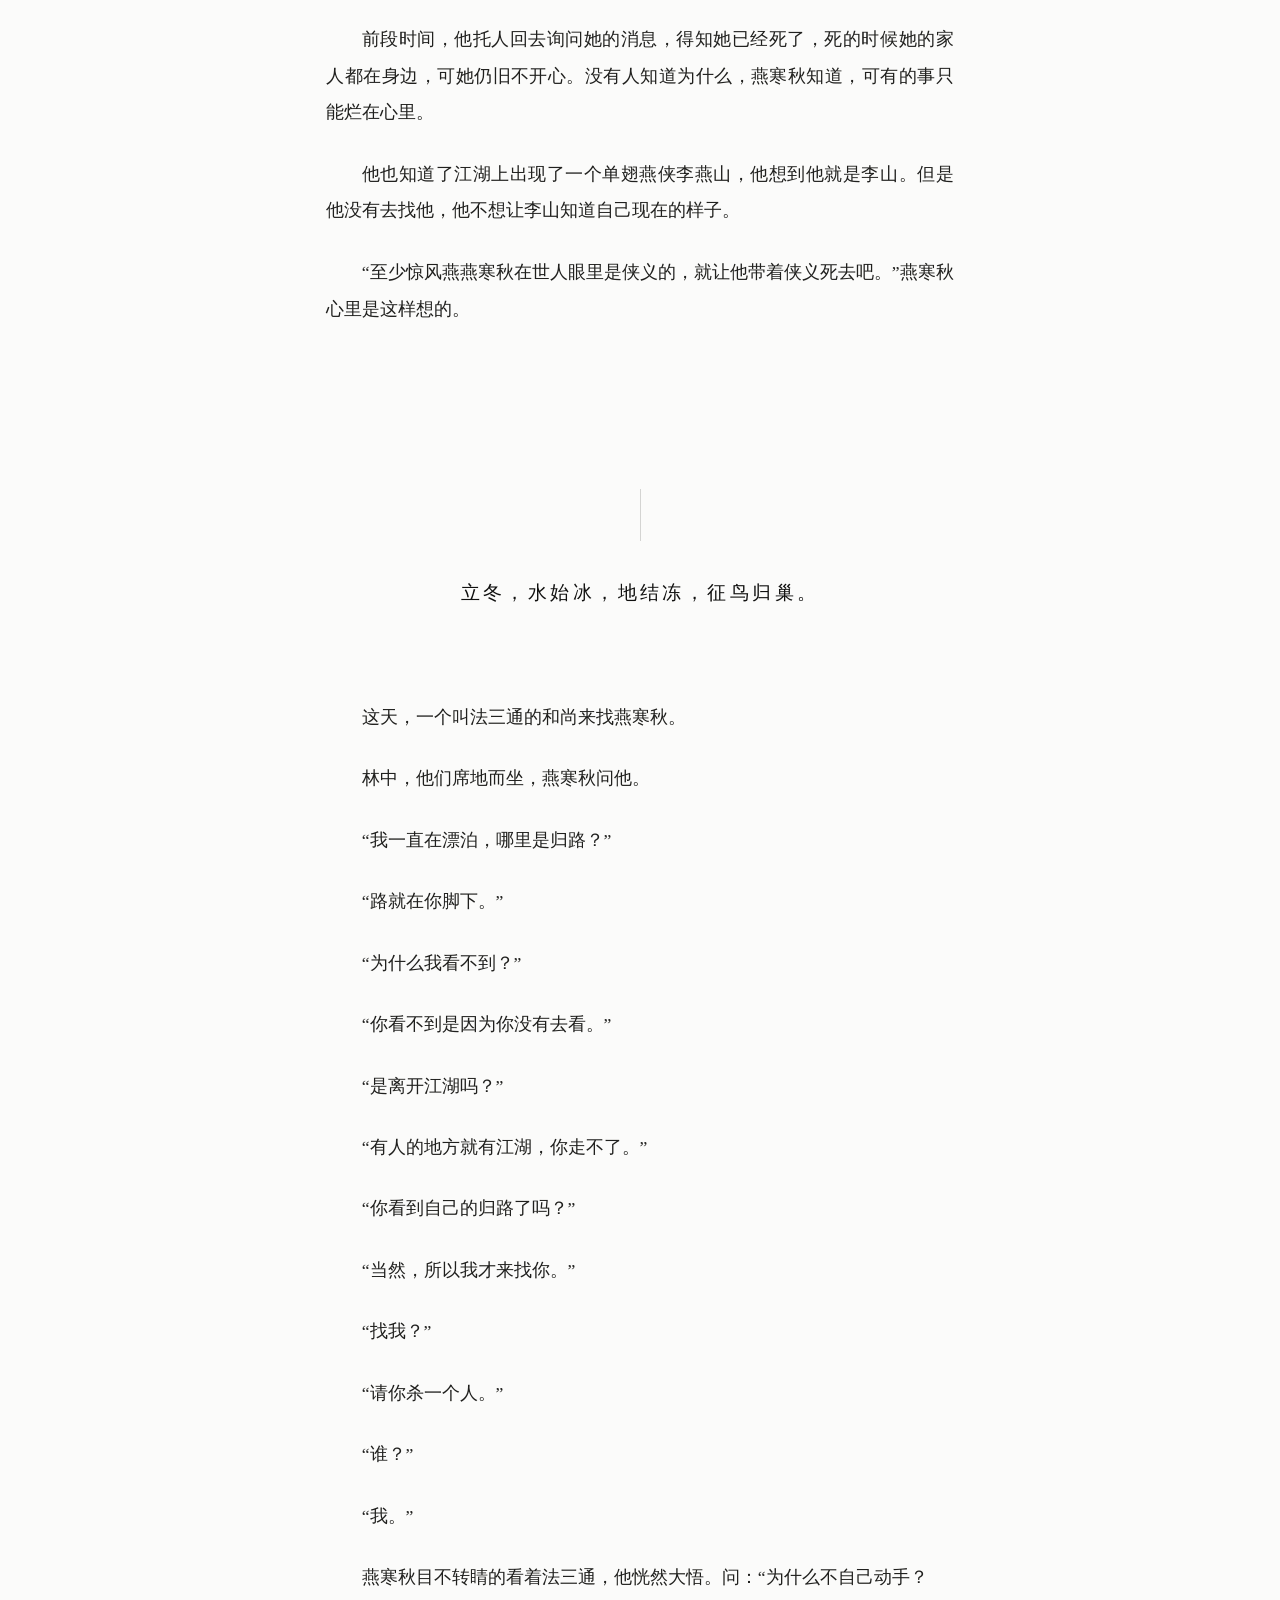
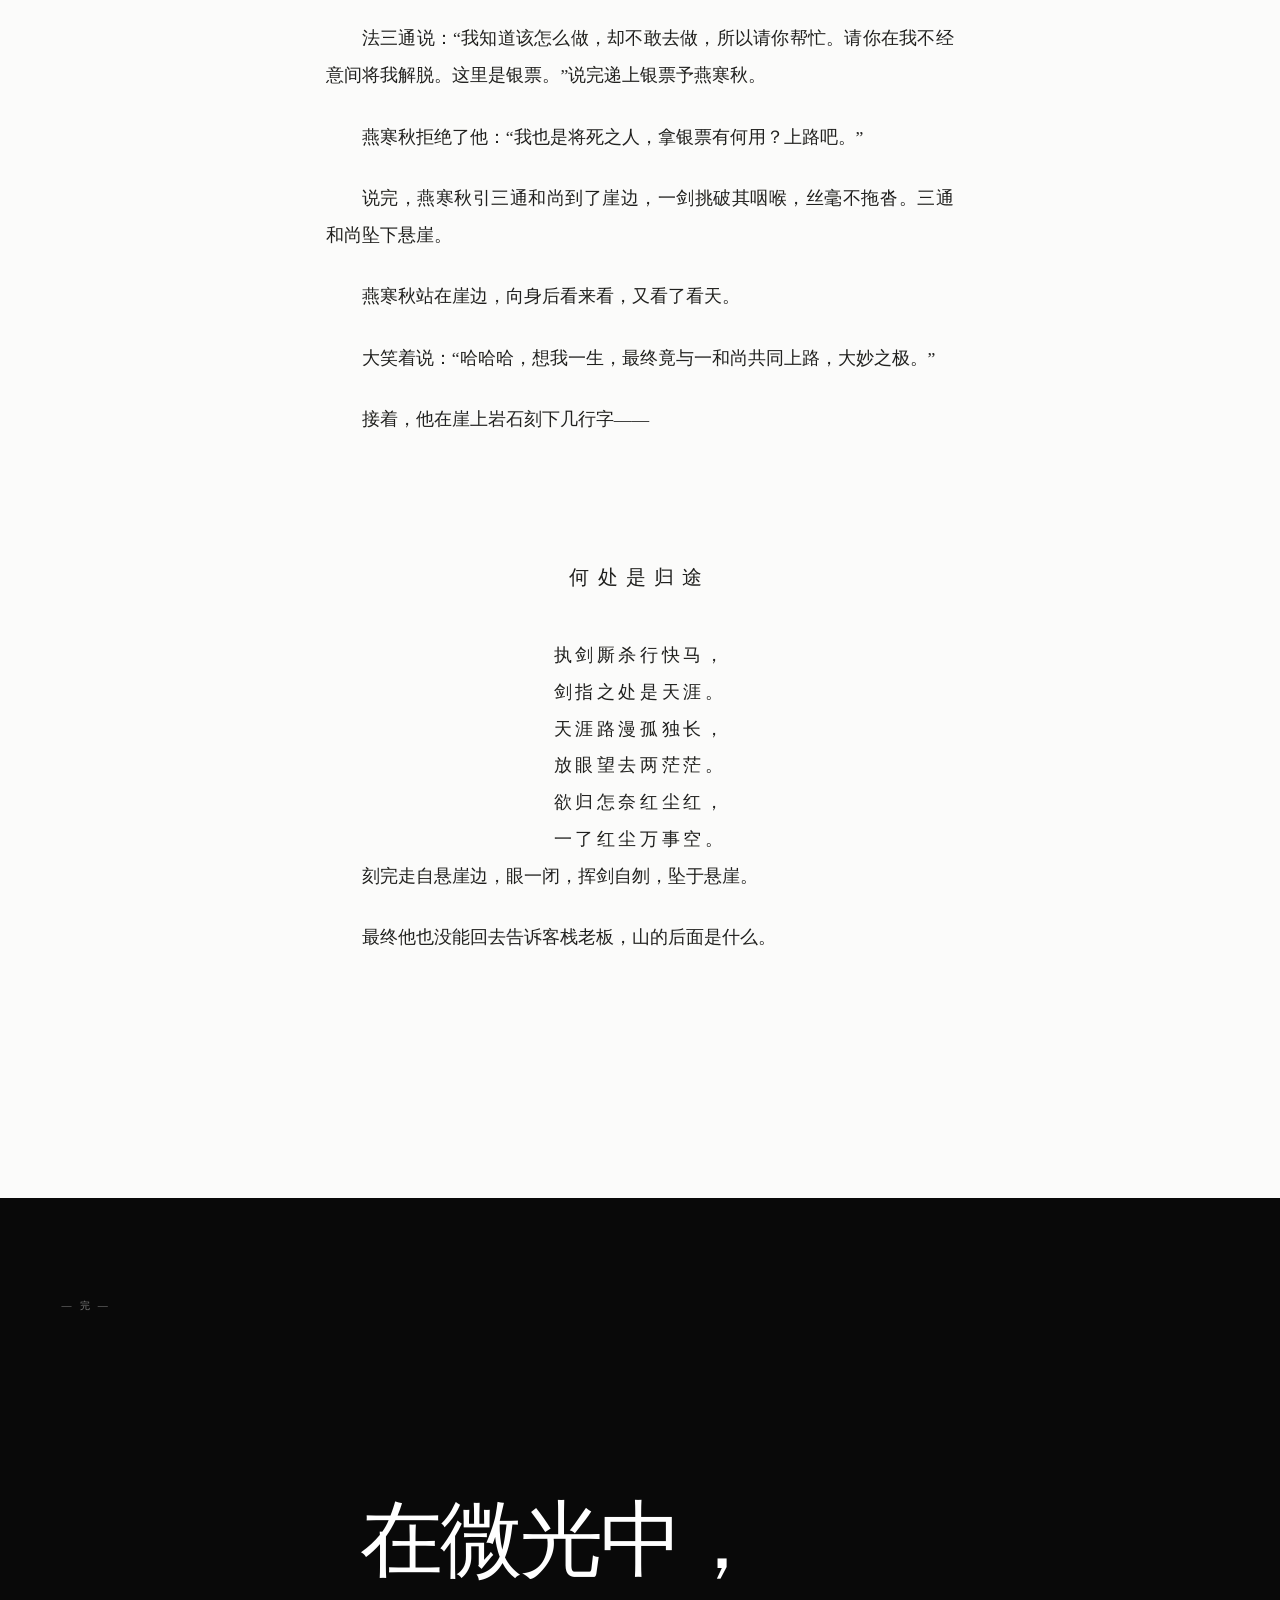
<file: article.html>
<!doctype html>
<html lang="zh-CN">
  <head>
    <meta charset="UTF-8" />
    <meta name="viewport" content="width=device-width, initial-scale=1" />
    <meta name="description" content="《何处是归途？》— DIM LIGHT / 微明。关于江湖、天涯与归途的长篇小说。" />
    <title>何处是归途？— DIM LIGHT / 微明</title>
    <link rel="stylesheet" href="style.css?v=article-20260701" />
    <script src="script.js?v=article-20260701" defer></script>
    <script src="article-page.js?v=article-20260701" defer></script>
  </head>
  <body class="article-page">
    <div class="reading-progress" aria-hidden="true"><span></span></div>

    <header class="site-header">
      <a class="brand" href="index.html"><strong>DIM LIGHT</strong><span>微明</span></a>
      <div class="header-actions">
        <button class="sound-toggle" type="button" aria-pressed="false">Sound ○</button>
        <button class="menu-button" type="button" aria-label="打开菜单" aria-expanded="false" aria-controls="site-menu">
          <span></span><span></span><span></span>
        </button>
      </div>
    </header>

    <div class="menu-panel" id="site-menu" aria-hidden="true">
      <nav class="menu-nav" aria-label="网站导航">
        <a href="index.html#projects"><span>01</span>Photography</a>
        <a href="index.html#journal"><span>02</span>Journal</a>
        <a href="index.html#about"><span>03</span>About</a>
      </nav>
      <div class="menu-foot"><p>DIM LIGHT / 微明</p><p>Photography · Words · Life</p></div>
    </div>

    <main>
      <header class="article-masthead">
        <div class="article-kicker reveal"><p>Journal / 001</p><p>Fiction · Longform</p></div>
        <div class="article-title reveal">
          <p class="article-eyebrow">A story of wandering and return</p>
          <h1>何处是<span class="mobile-title-break"><br /></span>归途？</h1>
          <p class="article-deck">山外是天涯，脚下是江湖。<br />而一个人的归途，究竟在哪里。</p>
        </div>
        <div class="article-meta reveal"><p>文字 / DIM LIGHT</p><p>约 24 分钟阅读</p><p>2026</p></div>
        <a class="article-begin" href="#reading">开始阅读 ↓</a>
      </header>

      <article class="manuscript" id="reading" aria-label="《何处是归途？》正文">
        <aside class="manuscript-note" aria-hidden="true"><span>DIM LIGHT</span><span>JOURNAL 001</span></aside>
        <div class="manuscript-body" id="article-body">
          <p class="article-loading">文字正在展开……</p>
        </div>
      </article>

      <footer class="article-end">
        <p>— 完 —</p>
        <h2>在微光中，<br />从不会有绝望。</h2>
        <div><a href="index.html#journal">← 返回文章目录</a><a href="#reading">重新阅读 ↑</a></div>
      </footer>
    </main>
  </body>
</html>
</file>
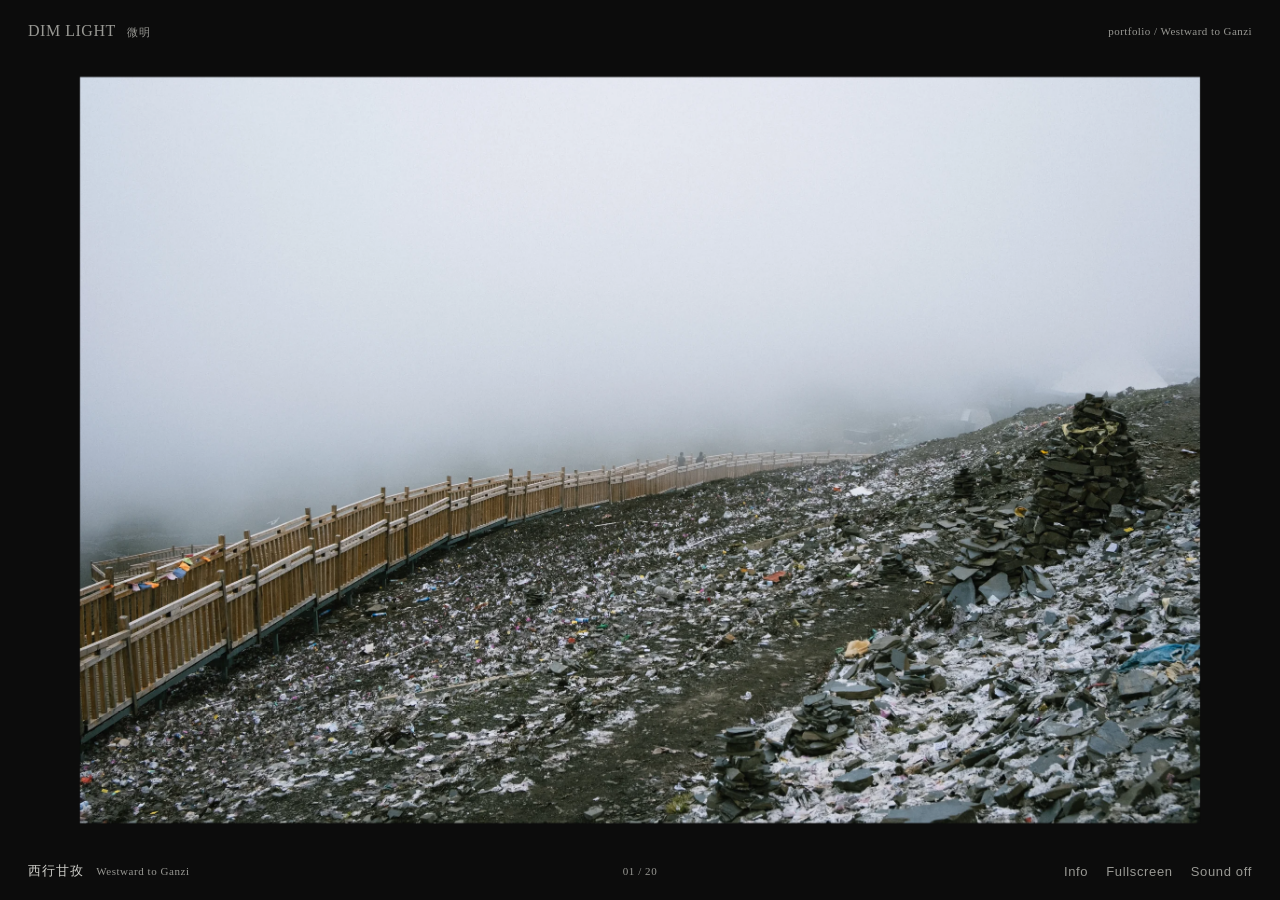
<file: project.html>
<!doctype html>
<html lang="zh-CN">
  <head>
    <meta charset="UTF-8" />
    <meta name="viewport" content="width=device-width, initial-scale=1" />
    <meta name="description" content="DIM LIGHT / 微明摄影项目。" />
    <title>Photography — DIM LIGHT</title>
    <link rel="stylesheet" href="edition.css?v=revision-20260702" />
    <script src="projects-v2.js?v=revision-20260702" defer></script>
    <script src="edition-audio.js?v=sound-final-20260702" defer></script>
    <script src="project-viewer.js?v=revision-20260702" defer></script>
  </head>
  <body class="project-page" id="top">
    <header class="site-header site-header--project">
      <a class="brand" href="index.html">
        <strong>DIM LIGHT</strong>
        <span>微明</span>
      </a>
      <div class="header-actions">
        <button class="sound-toggle" type="button" aria-pressed="false">Sound ○</button>
        <a class="index-link" href="index.html#projects">Index ↙</a>
      </div>
    </header>

    <main>
      <section class="project-intro">
        <p class="project-number" id="project-number"></p>
        <div>
          <h1 id="project-title"></h1>
          <p class="project-en" id="project-en"></p>
        </div>
        <div class="project-description">
          <p id="project-description"></p>
          <p class="project-details" id="project-details"></p>
        </div>
      </section>

      <section class="gallery" id="gallery" aria-label="摄影作品"></section>

      <nav class="project-nav" aria-label="相邻摄影项目">
        <a id="previous-project" href="#"></a>
        <a id="next-project" href="#"></a>
      </nav>
    </main>

    <footer class="site-footer">
      <p>© <span id="year">2026</span> DIM LIGHT</p>
      <p>在微光中，从不会有绝望。</p>
      <a href="#top">Back to top ↑</a>
    </footer>

    <div class="lightbox" aria-hidden="true">
      <button class="lightbox-close" type="button" aria-label="关闭大图">Close ×</button>
      <button class="lightbox-prev" type="button" aria-label="上一张">←</button>
      <figure>
        <img src="" alt="" />
        <figcaption></figcaption>
      </figure>
      <button class="lightbox-next" type="button" aria-label="下一张">→</button>
    </div>
  </body>
</html>
</file>
<file: edition.css>
:root {
  --paper: #f4f4f1;
  --paper-deep: #d0d0cc;
  --ink: #0b0b0b;
  --quiet: #777773;
  --line: rgba(11, 11, 11, 0.18);
  --viewer: #0c0c0c;
  --viewer-ink: #d8d8d3;
}

* {
  box-sizing: border-box;
}

html {
  scroll-behavior: smooth;
}

body.edition-index,
body.photo-viewer {
  margin: 0;
  color: var(--ink);
  background: var(--paper);
  font-family: Arial, Helvetica, "Microsoft YaHei", sans-serif;
  font-size: 13px;
  -webkit-font-smoothing: antialiased;
}

body.edition-index a,
body.photo-viewer a {
  color: inherit;
  text-decoration: none;
}

body.edition-index button,
body.photo-viewer button {
  padding: 0;
  border: 0;
  color: inherit;
  background: none;
  font: inherit;
  cursor: pointer;
}

.edition-header {
  position: fixed;
  z-index: 20;
  top: 0;
  left: 0;
  display: flex;
  width: 100%;
  align-items: flex-start;
  justify-content: space-between;
  padding: 28px 34px;
  mix-blend-mode: difference;
  color: #fff;
}

.edition-brand,
.viewer-brand {
  display: flex;
  align-items: baseline;
  gap: 11px;
  letter-spacing: 0.04em;
}

.edition-brand span,
.viewer-brand span {
  font-family: "Times New Roman", "Songti SC", serif;
  font-size: 16px;
}

.edition-brand small,
.viewer-brand small {
  font-size: 11px;
  font-weight: 400;
  letter-spacing: 0.12em;
}

.edition-header nav {
  display: flex;
  gap: 24px;
  align-items: center;
}

.edition-header nav a,
.edition-header nav button,
.hero-nav a {
  position: relative;
  font-size: 11px;
  letter-spacing: 0.08em;
}

.edition-header nav a::after,
.hero-nav a::after,
.edition-footer a::after {
  position: absolute;
  right: 0;
  bottom: -4px;
  left: 0;
  height: 1px;
  background: currentColor;
  content: "";
  transform: scaleX(0);
  transform-origin: right;
  transition: transform 320ms ease;
}

.edition-header nav a:hover::after,
.hero-nav a:hover::after,
.edition-footer a:hover::after {
  transform: scaleX(1);
  transform-origin: left;
}

.edition-hero {
  position: relative;
  min-height: 100svh;
  background: var(--paper-deep);
}

.hero-title {
  position: absolute;
  left: clamp(28px, 7vw, 110px);
  bottom: clamp(90px, 15vh, 170px);
}

.hero-title > p {
  margin: 0 0 30px;
  font-size: 10px;
  letter-spacing: 0.16em;
  text-transform: uppercase;
}

.hero-title h1 {
  margin: 0;
  font-family: "Times New Roman", "Songti SC", serif;
  font-size: clamp(68px, 11vw, 168px);
  font-weight: 400;
  letter-spacing: -0.055em;
  line-height: 0.78;
}

.hero-title > div {
  display: flex;
  align-items: baseline;
  gap: 23px;
  margin-top: 38px;
}

.hero-title strong {
  font-family: "Songti SC", "SimSun", serif;
  font-size: 26px;
  font-weight: 400;
  letter-spacing: 0.18em;
}

.hero-title span {
  color: #333;
  font-family: "Songti SC", "SimSun", serif;
  font-size: 14px;
  letter-spacing: 0.08em;
}

.hero-nav {
  position: absolute;
  right: clamp(28px, 7vw, 110px);
  bottom: 46px;
  display: flex;
  gap: 28px;
}

.portfolio-edition,
.notes-edition,
.journal-edition {
  padding: 150px clamp(28px, 7vw, 110px);
}

.notes-edition {
  padding-top: 30px;
}

.section-label {
  display: grid;
  grid-template-columns: minmax(150px, 0.35fr) 1fr;
  align-items: baseline;
  margin-bottom: 90px;
  border-top: 1px solid var(--line);
  padding-top: 16px;
}

.section-label p {
  margin: 0;
  color: var(--quiet);
  font-size: 10px;
  letter-spacing: 0.13em;
  text-transform: uppercase;
}

.section-label h2 {
  margin: 0;
  font-family: "Times New Roman", "Songti SC", serif;
  font-size: clamp(33px, 4vw, 58px);
  font-weight: 400;
}

.contact-grid {
  display: grid;
  grid-template-columns: repeat(2, minmax(0, 1fr));
  gap: 118px clamp(38px, 8vw, 140px);
}

.contact-image {
  display: flex;
  height: clamp(350px, 55vw, 680px);
  margin: 0;
  align-items: center;
  justify-content: center;
  overflow: hidden;
  background: #e8e8e4;
}

.contact-image img {
  width: 100%;
  height: 100%;
  object-fit: cover;
  filter: saturate(0.86);
  transition:
    transform 900ms cubic-bezier(0.2, 0.7, 0.2, 1),
    filter 600ms ease;
}

.contact-card:hover .contact-image img {
  transform: scale(1.012);
  filter: saturate(1);
}

.contact-caption {
  display: grid;
  grid-template-columns: 34px 1fr auto;
  gap: 10px;
  padding-top: 13px;
  border-top: 1px solid transparent;
  transition: border-color 300ms ease;
}

.contact-card:hover .contact-caption {
  border-color: var(--line);
}

.contact-caption span,
.contact-caption time {
  color: var(--quiet);
  font-size: 10px;
  letter-spacing: 0.08em;
}

.contact-caption h3 {
  margin: 0 0 4px;
  font-family: "Songti SC", "SimSun", serif;
  font-size: 17px;
  font-weight: 400;
  letter-spacing: 0.08em;
}

.contact-caption p {
  margin: 0;
  color: var(--quiet);
  font-family: "Times New Roman", serif;
  font-size: 13px;
}

.contact-grid--notes {
  max-width: 980px;
}

.journal-edition {
  padding-bottom: 210px;
}

.journal-entry {
  display: grid;
  grid-template-columns: minmax(150px, 0.35fr) 1fr auto;
  align-items: baseline;
  border-top: 1px solid var(--line);
  border-bottom: 1px solid var(--line);
  padding: 28px 0;
}

.journal-entry time,
.journal-entry > span {
  color: var(--quiet);
  font-size: 10px;
  letter-spacing: 0.1em;
  text-transform: uppercase;
}

.journal-entry h3 {
  margin: 0 0 6px;
  font-family: "Songti SC", "SimSun", serif;
  font-size: 25px;
  font-weight: 400;
  letter-spacing: 0.08em;
}

.journal-entry p {
  margin: 0;
  color: var(--quiet);
  font-family: "Times New Roman", serif;
}

.information-edition {
  display: grid;
  min-height: 100svh;
  grid-template-columns: 1fr 1fr;
  background: #111;
  color: #ddd;
}

.information-portrait {
  height: 100%;
  min-height: 100svh;
  margin: 0;
  overflow: hidden;
}

.information-portrait img {
  width: 100%;
  height: 100%;
  object-fit: cover;
  filter: none;
}

.information-copy {
  display: flex;
  padding: clamp(50px, 8vw, 130px);
  flex-direction: column;
  justify-content: center;
}

.information-copy > p:first-child {
  margin: 0 0 80px;
  color: #777;
  font-size: 10px;
  letter-spacing: 0.14em;
}

.information-copy h2 {
  margin: 0;
  font-family: "Songti SC", "SimSun", serif;
  font-size: clamp(34px, 4vw, 62px);
  font-weight: 400;
  letter-spacing: 0.08em;
  line-height: 1.45;
}

.information-text {
  max-width: 440px;
  margin: 64px 0 0;
  color: #94948f;
  font-family: "Songti SC", "SimSun", serif;
  font-size: 14px;
  letter-spacing: 0.07em;
  line-height: 2.1;
}

.elsewhere {
  margin-top: 100px;
  border-top: 1px solid #333;
  padding-top: 16px;
  color: #777;
  font-size: 10px;
  letter-spacing: 0.1em;
}

.elsewhere p {
  margin: 16px 0 0;
  color: #aaa;
}

.edition-footer {
  display: flex;
  justify-content: space-between;
  padding: 25px 34px;
  background: #111;
  color: #777;
  font-size: 10px;
  letter-spacing: 0.09em;
}

.edition-footer p {
  margin: 0;
}

.edition-footer a {
  position: relative;
}

.reveal {
  opacity: 0;
  transform: translateY(20px);
  transition:
    opacity 900ms ease,
    transform 900ms cubic-bezier(0.2, 0.7, 0.2, 1);
}

.reveal.is-visible {
  opacity: 1;
  transform: none;
}

/* Immersive project viewer */
body.photo-viewer {
  width: 100%;
  height: 100svh;
  overflow: hidden;
  background: var(--viewer);
  color: var(--viewer-ink);
}

.viewer-header,
.viewer-footer {
  position: fixed;
  z-index: 10;
  right: 0;
  left: 0;
  display: flex;
  align-items: center;
  color: #999994;
}

.viewer-header {
  top: 0;
  justify-content: space-between;
  padding: 22px 28px;
}

.viewer-header p {
  margin: 0;
  font-family: "Times New Roman", serif;
  font-size: 11px;
  letter-spacing: 0.04em;
}

.viewer-header a:hover,
.viewer-footer button:hover {
  color: #fff;
}

.viewer-main {
  position: fixed;
  inset: 0;
  display: flex;
  align-items: center;
  justify-content: center;
  cursor: none;
}

.viewer-figure {
  display: flex;
  width: calc(100vw - 160px);
  height: calc(100svh - 150px);
  margin: 0;
  align-items: center;
  justify-content: center;
}

.viewer-figure img {
  display: block;
  max-width: 100%;
  max-height: 100%;
  opacity: 0;
  object-fit: contain;
  transform: scale(0.997);
  transition:
    opacity 500ms ease,
    transform 800ms cubic-bezier(0.2, 0.7, 0.2, 1);
}

.viewer-figure img.is-ready {
  opacity: 1;
  transform: none;
}

.viewer-zone {
  position: absolute;
  z-index: 2;
  top: 60px;
  bottom: 62px;
  width: 50%;
  cursor: none !important;
}

.viewer-zone--previous {
  left: 0;
}

.viewer-zone--next {
  right: 0;
}

.viewer-cursor {
  position: fixed;
  z-index: 5;
  top: 0;
  left: 0;
  color: #d8d8d3;
  font-family: "Times New Roman", serif;
  font-size: 50px;
  font-weight: 200;
  line-height: 1;
  opacity: 0;
  pointer-events: none;
  transition: opacity 180ms ease;
  will-change: transform;
}

.viewer-cursor.is-visible {
  opacity: 0.72;
}

.viewer-footer {
  bottom: 0;
  display: grid;
  grid-template-columns: 1fr auto 1fr;
  padding: 20px 28px;
}

.viewer-title {
  display: flex;
  align-items: baseline;
  gap: 12px;
}

.viewer-title strong {
  color: #d0d0cb;
  font-family: "Songti SC", "SimSun", serif;
  font-size: 13px;
  font-weight: 400;
  letter-spacing: 0.08em;
}

.viewer-title span,
.viewer-count,
.viewer-actions button {
  font-family: "Times New Roman", serif;
  font-size: 11px;
  letter-spacing: 0.05em;
}

.viewer-count {
  margin: 0;
}

.viewer-actions {
  display: flex;
  justify-content: flex-end;
  gap: 18px;
}

.viewer-info {
  position: fixed;
  z-index: 30;
  inset: 0;
  display: grid;
  visibility: hidden;
  place-items: center;
  padding: 40px;
  background: rgba(12, 12, 12, 0.95);
  opacity: 0;
  transition:
    opacity 400ms ease,
    visibility 400ms;
}

.viewer-info.is-open {
  visibility: visible;
  opacity: 1;
}

.viewer-info > button {
  position: absolute;
  top: 24px;
  right: 28px;
  color: #888;
  font-family: "Times New Roman", serif;
}

.viewer-info > div {
  width: min(520px, 100%);
}

.viewer-info p {
  color: #888;
  font-family: "Songti SC", "SimSun", serif;
  font-size: 13px;
  letter-spacing: 0.07em;
  line-height: 2;
}

.viewer-info h1 {
  margin: 38px 0 8px;
  color: #ddd;
  font-family: "Songti SC", "SimSun", serif;
  font-size: 34px;
  font-weight: 400;
  letter-spacing: 0.1em;
}

.viewer-info .viewer-info-en {
  margin: 0 0 55px;
  font-family: "Times New Roman", serif;
}

@media (max-width: 760px) {
  .edition-header {
    padding: 20px;
  }

  .edition-header nav {
    gap: 15px;
  }

  .edition-header nav a:nth-child(2),
  .edition-header nav a:nth-child(3) {
    display: none;
  }

  .hero-title {
    right: 20px;
    left: 20px;
    bottom: 120px;
  }

  .hero-title h1 {
    font-size: 20vw;
    line-height: 0.86;
  }

  .hero-title > div {
    display: block;
  }

  .hero-title span {
    display: block;
    margin-top: 18px;
  }

  .hero-nav {
    right: auto;
    bottom: 34px;
    left: 20px;
  }

  .portfolio-edition,
  .notes-edition,
  .journal-edition {
    padding: 100px 20px;
  }

  .notes-edition {
    padding-top: 0;
  }

  .section-label {
    display: block;
    margin-bottom: 55px;
  }

  .section-label h2 {
    margin-top: 18px;
  }

  .contact-grid {
    grid-template-columns: 1fr;
    gap: 75px;
  }

  .contact-image {
    height: 70svh;
    max-height: 600px;
  }

  .journal-entry {
    grid-template-columns: 58px 1fr auto;
  }

  .journal-entry h3 {
    font-size: 19px;
  }

  .information-edition {
    grid-template-columns: 1fr;
  }

  .information-portrait {
    min-height: 80svh;
  }

  .information-copy {
    min-height: 90svh;
    padding: 70px 25px;
  }

  .viewer-header {
    padding: 18px;
  }

  .viewer-header p {
    max-width: 52vw;
    overflow: hidden;
    text-overflow: ellipsis;
    white-space: nowrap;
  }

  .viewer-figure {
    width: calc(100vw - 28px);
    height: calc(100svh - 170px);
  }

  .viewer-zone {
    top: 54px;
    bottom: 78px;
  }

  .viewer-cursor {
    display: none;
  }

  .viewer-footer {
    grid-template-columns: 1fr auto;
    row-gap: 10px;
    padding: 16px 18px;
  }

  .viewer-title span {
    display: none;
  }

  .viewer-count {
    justify-self: end;
  }

  .viewer-actions {
    grid-column: 1 / -1;
    justify-content: space-between;
    border-top: 1px solid #272727;
    padding-top: 9px;
  }
}

@media (pointer: coarse) {
  .viewer-main,
  .viewer-zone {
    cursor: default !important;
  }

  .viewer-cursor {
    display: none;
  }
}

@media (prefers-reduced-motion: reduce) {
  html {
    scroll-behavior: auto;
  }

  *,
  *::before,
  *::after {
    transition-duration: 0.01ms !important;
  }

  .reveal {
    opacity: 1;
    transform: none;
  }
}
</file>
<file: style.css>
:root {
  --paper: #fbfbfa;
  --ink: #0d0d0c;
  --quiet: #767674;
  --line: rgba(13, 13, 12, 0.16);
  --dark: #090909;
  --side: clamp(22px, 4.8vw, 74px);
  --sans: "Helvetica Neue", "Noto Sans SC", "PingFang SC", Arial, sans-serif;
  --serif: "Songti SC", "Noto Serif CJK SC", "Yu Mincho", serif;
}

* {
  box-sizing: border-box;
}

html {
  scroll-behavior: smooth;
}

body {
  margin: 0;
  color: var(--ink);
  background: var(--paper);
  font-family: var(--sans);
  font-size: 14px;
  line-height: 1.6;
  -webkit-font-smoothing: antialiased;
}

body.menu-open {
  overflow: hidden;
}

a {
  color: inherit;
  text-decoration: none;
}

button {
  color: inherit;
  font: inherit;
}

img {
  max-width: 100%;
}

.site-header {
  position: fixed;
  z-index: 100;
  top: 0;
  left: 0;
  width: 100%;
  display: flex;
  align-items: center;
  justify-content: space-between;
  padding: 24px var(--side);
  color: #fff;
  mix-blend-mode: difference;
}

.brand {
  display: flex;
  align-items: baseline;
  gap: 11px;
}

.brand strong {
  font-size: 11px;
  letter-spacing: 0.24em;
}

.brand span {
  font-family: var(--serif);
  font-size: 9px;
  letter-spacing: 0.18em;
}

.header-actions {
  display: flex;
  align-items: center;
  gap: 24px;
}

.sound-toggle {
  padding: 0;
  border: 0;
  background: transparent;
  font-size: 8px;
  letter-spacing: 0.13em;
  text-transform: uppercase;
  cursor: pointer;
}

.menu-button {
  width: 38px;
  height: 28px;
  display: flex;
  justify-content: space-between;
  padding: 2px 4px;
  border: 0;
  background: transparent;
  cursor: pointer;
}

.menu-button span {
  width: 1px;
  height: 100%;
  background: currentColor;
  transition: transform 500ms cubic-bezier(0.22, 1, 0.36, 1);
}

.menu-button[aria-expanded="true"] span:first-child {
  transform: translateX(8px);
}

.menu-button[aria-expanded="true"] span:last-child {
  transform: translateX(-8px);
}

.menu-panel {
  position: fixed;
  z-index: 90;
  inset: 0;
  display: grid;
  grid-template-rows: 1fr auto;
  padding: 110px var(--side) 36px;
  visibility: hidden;
  background: var(--paper);
  opacity: 0;
  transition: opacity 500ms ease, visibility 500ms;
}

.menu-panel.is-open {
  visibility: visible;
  opacity: 1;
}

.menu-nav {
  display: flex;
  flex-direction: column;
  justify-content: center;
}

.menu-nav a {
  display: grid;
  grid-template-columns: 58px 1fr;
  align-items: baseline;
  padding: 9px 0;
  font-family: var(--serif);
  font-size: clamp(44px, 6.6vw, 102px);
  letter-spacing: -0.05em;
  line-height: 1;
  transition: opacity 300ms ease, transform 500ms cubic-bezier(0.22, 1, 0.36, 1);
}

.menu-nav a span {
  font-family: var(--sans);
  font-size: 8px;
  letter-spacing: 0.1em;
}

.menu-nav:hover a {
  opacity: 0.18;
}

.menu-nav a:hover {
  opacity: 1;
  transform: translateX(12px);
}

.menu-foot {
  display: flex;
  justify-content: space-between;
  color: var(--quiet);
  font-size: 8px;
  letter-spacing: 0.13em;
  text-transform: uppercase;
}

.hero-quiet {
  position: relative;
  min-height: 100svh;
  display: grid;
  place-items: center;
  padding: 110px var(--side) 60px;
}

.hero-index,
.hero-place,
.scroll-cue {
  position: absolute;
  margin: 0;
  color: var(--quiet);
  font-size: 8px;
  letter-spacing: 0.15em;
  text-transform: uppercase;
}

.hero-index {
  top: 24%;
  left: var(--side);
}

.hero-place {
  top: 24%;
  right: var(--side);
}

.scroll-cue {
  bottom: 30px;
  left: var(--side);
}

.hero-mark {
  width: min(1120px, 100%);
}

.hero-mark h1 {
  margin: 0;
  font-family: var(--serif);
  font-size: clamp(86px, 14.2vw, 210px);
  font-weight: 400;
  letter-spacing: -0.075em;
  line-height: 0.88;
  text-align: center;
}

.hero-mark > div {
  display: flex;
  align-items: baseline;
  justify-content: center;
  gap: 24px;
  margin-top: 55px;
}

.hero-mark strong {
  font-family: var(--serif);
  font-size: clamp(28px, 3vw, 46px);
  font-weight: 400;
  letter-spacing: 0.12em;
}

.hero-mark p {
  margin: 0;
  color: var(--quiet);
  font-family: var(--serif);
  font-size: 12px;
  letter-spacing: 0.05em;
}

.projects-quiet {
  min-height: 100svh;
  padding: 130px var(--side);
  border-top: 1px solid var(--line);
}

.quiet-heading {
  display: grid;
  grid-template-columns: minmax(120px, 0.4fr) 1fr;
  align-items: end;
  gap: 30px;
  margin-bottom: 72px;
}

.quiet-heading p {
  margin: 0;
  color: var(--quiet);
  font-size: 9px;
  letter-spacing: 0.11em;
  text-transform: uppercase;
}

.quiet-heading h2 {
  margin: 0;
  font-family: var(--serif);
  font-size: clamp(40px, 5.2vw, 74px);
  font-weight: 400;
  letter-spacing: -0.05em;
  line-height: 1;
}

.project-index-shell {
  display: grid;
  grid-template-columns: minmax(390px, 0.82fr) minmax(480px, 1.18fr);
  gap: clamp(48px, 7vw, 118px);
  align-items: start;
}

.project-list {
  border-top: 1px solid var(--line);
}

.project-row {
  display: grid;
  grid-template-columns: 34px 1fr auto;
  align-items: center;
  gap: 16px;
  min-height: 88px;
  border-bottom: 1px solid var(--line);
  transition: opacity 350ms ease, padding 500ms cubic-bezier(0.22, 1, 0.36, 1);
}

.project-list:hover .project-row {
  opacity: 0.25;
}

.project-list .project-row:hover,
.project-list .project-row:focus-visible,
.project-row.is-current {
  padding-right: 10px;
  padding-left: 10px;
  opacity: 1;
}

.project-row > span,
.project-row time,
.project-row p {
  color: var(--quiet);
  font-size: 8px;
  letter-spacing: 0.1em;
  text-transform: uppercase;
}

.project-row h3 {
  margin: 0;
  font-family: var(--serif);
  font-size: clamp(19px, 2vw, 28px);
  font-weight: 400;
  letter-spacing: 0.02em;
}

.project-row p {
  margin: 3px 0 0;
}

.mobile-project-cover {
  display: none;
}

.project-preview {
  position: sticky;
  top: 14svh;
  margin: 0;
}

.preview-stage {
  position: relative;
  height: 69svh;
  min-height: 480px;
  background: #efefed;
  overflow: hidden;
}

.preview-image {
  position: absolute;
  inset: 0;
  width: 100%;
  height: 100%;
  display: block;
  object-fit: contain;
  opacity: 0;
  transition: opacity 650ms cubic-bezier(0.22, 1, 0.36, 1);
}

.preview-image.is-visible {
  opacity: 1;
}

.project-preview figcaption {
  margin-top: 12px;
  color: var(--quiet);
  font-size: 8px;
  letter-spacing: 0.1em;
  text-align: right;
  text-transform: uppercase;
}

.journal-quiet {
  padding: 150px var(--side);
  border-top: 1px solid var(--line);
}

.journal-quiet .quiet-heading,
.journal-column {
  max-width: 900px;
  margin-right: auto;
  margin-left: auto;
}

.journal-column {
  border-top: 1px solid var(--line);
}

.journal-line {
  display: grid;
  grid-template-columns: 110px 1fr auto;
  align-items: center;
  gap: 28px;
  padding: 32px 0;
  border-bottom: 1px solid var(--line);
}

.journal-line time,
.journal-line > span,
.journal-line p {
  color: var(--quiet);
  font-size: 8px;
  letter-spacing: 0.1em;
  text-transform: uppercase;
}

.journal-line h3 {
  margin: 0;
  font-family: var(--serif);
  font-size: clamp(22px, 2.5vw, 34px);
  font-weight: 400;
}

.journal-line p {
  margin: 5px 0 0;
}

.about {
  min-height: 100svh;
  display: grid;
  grid-template-columns: minmax(360px, 0.86fr) minmax(440px, 1.14fr);
  color: #f5f5f3;
  background: var(--dark);
}

.about-portrait {
  min-height: 100svh;
  margin: 0;
  overflow: hidden;
}

.about-portrait img {
  width: 100%;
  height: 100%;
  display: block;
  object-fit: cover;
  object-position: 50% 33%;
  filter: grayscale(0.18) saturate(0.68) contrast(1.04);
}

.about-copy {
  display: flex;
  flex-direction: column;
  justify-content: center;
  padding: 100px clamp(34px, 8vw, 130px);
}

.about-copy > p {
  margin: 0 0 80px;
  color: rgba(255, 255, 255, 0.42);
  font-size: 8px;
  letter-spacing: 0.14em;
  text-transform: uppercase;
}

.about-copy h2 {
  margin: 0;
  font-family: var(--serif);
  font-size: clamp(44px, 5.8vw, 84px);
  font-weight: 400;
  letter-spacing: -0.055em;
  line-height: 1.35;
}

.social-area {
  margin-top: 100px;
  padding-top: 22px;
  border-top: 1px solid rgba(255, 255, 255, 0.17);
}

.social-area > p {
  margin: 0 0 20px;
  color: rgba(255, 255, 255, 0.4);
  font-size: 8px;
  letter-spacing: 0.13em;
  text-transform: uppercase;
}

.social-area > div {
  display: flex;
  flex-wrap: wrap;
  gap: 14px 32px;
  font-size: 10px;
  letter-spacing: 0.08em;
}

.site-footer {
  display: grid;
  grid-template-columns: 1fr 1fr 1fr;
  align-items: center;
  padding: 28px var(--side);
  font-size: 8px;
  letter-spacing: 0.1em;
  text-transform: uppercase;
}

.site-footer p {
  margin: 0;
}

.site-footer p:nth-child(2) {
  justify-self: center;
  font-family: var(--serif);
  text-transform: none;
}

.site-footer a {
  justify-self: end;
}

.reveal {
  opacity: 0;
  transform: translateY(22px);
  transition: opacity 950ms cubic-bezier(0.22, 1, 0.36, 1),
    transform 950ms cubic-bezier(0.22, 1, 0.36, 1);
}

.reveal.is-visible {
  opacity: 1;
  transform: translateY(0);
}

/* Project detail */

.index-link {
  font-size: 8px;
  letter-spacing: 0.12em;
  text-transform: uppercase;
}

.project-intro {
  min-height: 82svh;
  display: grid;
  grid-template-columns: 130px minmax(340px, 1fr) minmax(280px, 0.65fr);
  align-items: center;
  gap: 36px;
  padding: 120px var(--side) 70px;
}

.project-number,
.project-en,
.project-details {
  color: var(--quiet);
  font-size: 8px;
  letter-spacing: 0.12em;
  text-transform: uppercase;
}

.project-intro h1 {
  margin: 0;
  font-family: var(--serif);
  font-size: clamp(64px, 9.6vw, 142px);
  font-weight: 400;
  letter-spacing: -0.07em;
  line-height: 1;
}

.project-en {
  margin: 18px 0 0;
}

.project-description > p:first-child {
  margin: 0;
  font-family: var(--serif);
  font-size: 14px;
  line-height: 2.1;
}

.project-details {
  margin: 34px 0 0;
}

.gallery {
  padding: 0 var(--side) 160px;
}

.gallery-item {
  position: relative;
  width: 72%;
  display: block;
  margin: 0 auto clamp(110px, 14vw, 210px);
  padding: 0;
  border: 0;
  background: transparent;
  cursor: zoom-in;
}

.gallery-item:nth-child(3n + 2) {
  width: 47%;
  margin-right: 6%;
}

.gallery-item:nth-child(3n) {
  width: 55%;
  margin-left: 4%;
}

.gallery-item img {
  width: 100%;
  max-height: 88svh;
  display: block;
  object-fit: contain;
}

.gallery-item span {
  position: absolute;
  right: 0;
  bottom: -25px;
  color: var(--quiet);
  font-size: 8px;
  letter-spacing: 0.1em;
}

.project-nav {
  display: grid;
  grid-template-columns: 1fr 1fr;
  border-top: 1px solid var(--line);
  border-bottom: 1px solid var(--line);
}

.project-nav a {
  min-height: 210px;
  display: flex;
  flex-direction: column;
  justify-content: center;
  padding: 40px var(--side);
  font-family: var(--serif);
  font-size: clamp(28px, 4vw, 52px);
  transition: background 400ms ease, color 400ms ease;
}

.project-nav a:last-child {
  align-items: flex-end;
  border-left: 1px solid var(--line);
}

.project-nav a:hover {
  color: var(--paper);
  background: var(--ink);
}

.project-nav span {
  margin-bottom: 12px;
  font-family: var(--sans);
  font-size: 8px;
  letter-spacing: 0.1em;
  text-transform: uppercase;
}

.lightbox {
  position: fixed;
  z-index: 200;
  inset: 0;
  display: grid;
  grid-template-columns: 70px 1fr 70px;
  align-items: center;
  visibility: hidden;
  color: #fff;
  background: rgba(5, 5, 5, 0.98);
  opacity: 0;
  transition: opacity 400ms ease, visibility 400ms;
}

.lightbox.is-open {
  visibility: visible;
  opacity: 1;
}

.lightbox button {
  border: 0;
  color: #fff;
  background: transparent;
  cursor: pointer;
}

.lightbox-close {
  position: absolute;
  top: 24px;
  right: 28px;
  font-size: 9px;
  letter-spacing: 0.12em;
  text-transform: uppercase;
}

.lightbox-prev,
.lightbox-next {
  height: 100%;
  font-size: 20px;
}

.lightbox figure {
  max-width: calc(100vw - 180px);
  max-height: calc(100svh - 100px);
  display: flex;
  flex-direction: column;
  align-items: center;
  margin: 0;
}

.lightbox img {
  max-width: 100%;
  max-height: calc(100svh - 130px);
  object-fit: contain;
}

.lightbox figcaption {
  margin-top: 12px;
  color: rgba(255, 255, 255, 0.55);
  font-size: 8px;
  letter-spacing: 0.1em;
}

@media (max-width: 860px) {
  .site-header {
    padding-top: 19px;
    padding-bottom: 19px;
  }

  .brand strong {
    font-size: 10px;
  }

  .sound-toggle {
    display: none;
  }

  .menu-button {
    width: 35px;
    height: 27px;
  }

  .menu-panel {
    padding-top: 95px;
  }

  .menu-nav a {
    grid-template-columns: 34px 1fr;
    font-size: clamp(44px, 15vw, 66px);
  }

  .menu-foot p:last-child {
    display: none;
  }

  .hero-quiet {
    min-height: 92svh;
  }

  .hero-index {
    top: 24%;
  }

  .hero-place {
    display: none;
  }

  .hero-mark h1 {
    font-size: clamp(72px, 22vw, 104px);
    line-height: 0.86;
    text-align: left;
  }

  .hero-mark > div {
    display: block;
    margin-top: 62px;
  }

  .hero-mark strong {
    font-size: 31px;
  }

  .hero-mark p {
    margin-top: 10px;
    font-size: 11px;
  }

  .projects-quiet,
  .journal-quiet {
    padding-top: 90px;
    padding-bottom: 90px;
  }

  .quiet-heading {
    display: block;
    margin-bottom: 58px;
  }

  .quiet-heading h2 {
    margin-top: 18px;
    font-size: 46px;
  }

  .project-index-shell {
    display: block;
  }

  .project-preview {
    display: none;
  }

  .project-row {
    display: grid;
    grid-template-columns: 30px 1fr auto;
    min-height: auto;
    padding: 25px 0 52px;
  }

  .project-list:hover .project-row {
    opacity: 1;
  }

  .project-list .project-row:hover,
  .project-list .project-row:focus-visible,
  .project-row.is-current {
    padding-right: 0;
    padding-left: 0;
  }

  .mobile-project-cover {
    grid-column: 1 / -1;
    width: 100%;
    max-height: 68svh;
    display: block;
    margin-top: 24px;
    object-fit: contain;
  }

  .journal-line {
    grid-template-columns: 1fr auto;
    gap: 12px;
    padding: 26px 0;
  }

  .journal-line > div {
    grid-column: 1 / -1;
    grid-row: 2;
  }

  .about {
    display: block;
  }

  .about-portrait {
    min-height: 78svh;
    height: 78svh;
  }

  .about-copy {
    padding: 86px var(--side);
  }

  .about-copy > p {
    margin-bottom: 48px;
  }

  .about-copy h2 {
    font-size: clamp(43px, 13vw, 62px);
  }

  .social-area {
    margin-top: 72px;
  }

  .site-footer {
    grid-template-columns: 1fr auto;
  }

  .site-footer p:nth-child(2) {
    display: none;
  }

  .project-intro {
    min-height: 76svh;
    display: block;
    padding-top: 150px;
  }

  .project-intro h1 {
    margin-top: 70px;
    font-size: clamp(58px, 18vw, 88px);
  }

  .project-description {
    margin-top: 60px;
  }

  .gallery {
    padding-bottom: 100px;
  }

  .gallery-item,
  .gallery-item:nth-child(3n + 2),
  .gallery-item:nth-child(3n) {
    width: 100%;
    margin: 0 auto 90px;
  }

  .project-nav a {
    min-height: 150px;
    font-size: 23px;
  }

  .lightbox {
    grid-template-columns: 42px 1fr 42px;
  }

  .lightbox figure {
    max-width: calc(100vw - 92px);
  }
}

@media (prefers-reduced-motion: reduce) {
  html {
    scroll-behavior: auto;
  }

  *,
  *::before,
  *::after {
    animation-duration: 0.01ms !important;
    animation-iteration-count: 1 !important;
    scroll-behavior: auto !important;
    transition-duration: 0.01ms !important;
  }
}

/* Journal / longform reading */

.reading-progress {
  position: fixed;
  z-index: 120;
  top: 0;
  left: 0;
  width: 100%;
  height: 1px;
  pointer-events: none;
}

.reading-progress span {
  width: 100%;
  height: 100%;
  display: block;
  background: currentColor;
  transform: scaleX(0);
  transform-origin: left center;
  will-change: transform;
}

.article-masthead {
  position: relative;
  min-height: 100svh;
  display: grid;
  grid-template-rows: auto 1fr auto;
  padding: 150px var(--side) 46px;
  border-bottom: 1px solid var(--line);
}

.article-kicker,
.article-meta {
  display: flex;
  align-items: center;
  justify-content: space-between;
  color: var(--quiet);
  font-size: 8px;
  letter-spacing: 0.16em;
  text-transform: uppercase;
}

.article-kicker p,
.article-meta p {
  margin: 0;
}

.article-title {
  width: min(980px, 100%);
  align-self: center;
  margin: 8vh auto;
}

.article-eyebrow {
  margin: 0 0 34px;
  color: var(--quiet);
  font-size: 8px;
  letter-spacing: 0.16em;
  text-align: center;
  text-transform: uppercase;
}

.article-title h1 {
  margin: 0;
  font-family: var(--serif);
  font-size: clamp(68px, 10.5vw, 158px);
  font-weight: 400;
  letter-spacing: -0.055em;
  line-height: 0.95;
  text-align: center;
}

.mobile-title-break {
  display: none;
}

.article-deck {
  margin: 48px auto 0;
  color: #4b4b49;
  font-family: var(--serif);
  font-size: clamp(13px, 1.15vw, 16px);
  letter-spacing: 0.12em;
  line-height: 2;
  text-align: center;
}

.article-begin {
  position: absolute;
  right: auto;
  bottom: 44px;
  left: 50%;
  color: var(--quiet);
  font-size: 8px;
  letter-spacing: 0.14em;
  transform: translateX(-50%);
  text-transform: uppercase;
}

.manuscript {
  position: relative;
  padding: clamp(120px, 17vw, 250px) var(--side);
}

.manuscript-note {
  position: sticky;
  top: 48%;
  width: 100%;
  height: 0;
  display: flex;
  justify-content: space-between;
  color: #aaa9a5;
  font-size: 7px;
  letter-spacing: 0.2em;
  pointer-events: none;
  text-transform: uppercase;
}

.manuscript-note span:first-child {
  transform: translateX(calc(-1 * var(--side))) rotate(-90deg);
}

.manuscript-note span:last-child {
  transform: translateX(var(--side)) rotate(90deg);
}

.manuscript-body {
  width: min(35.5em, calc(100vw - var(--side) * 2));
  margin: 0 auto;
  color: #20201e;
  font-family: var(--serif);
  font-size: clamp(16px, 1.38vw, 19px);
  line-height: 2.08;
  text-align: justify;
  text-justify: inter-ideograph;
}

.manuscript-body p {
  margin: 0 0 1.4em;
}

.manuscript-body p:not([class]) {
  text-indent: 2em;
}

.article-loading {
  color: var(--quiet);
  text-align: center;
}

.manuscript-section {
  display: flex;
  flex-direction: column;
  gap: 22px;
  margin: 0 0 5.5em;
  font-size: 25px;
  font-weight: 400;
  letter-spacing: 0.34em;
  text-align: center;
}

.manuscript-section:not(:first-child) {
  margin-top: 8em;
}

.manuscript-section span {
  color: var(--quiet);
  font-family: var(--sans);
  font-size: 7px;
  letter-spacing: 0.2em;
}

.prologue-line {
  margin-bottom: 0.52em !important;
  font-size: 0.92em;
  letter-spacing: 0.025em;
  text-align: center;
}

.season-mark {
  margin: 8.5em 0 4.5em !important;
  color: #10100f;
  font-size: 1.08em;
  letter-spacing: 0.18em;
  text-align: center;
}

.season-mark::before {
  width: 1px;
  height: 52px;
  display: block;
  margin: 0 auto 32px;
  background: var(--line);
  content: "";
}

.inscription {
  margin: 4em -4em !important;
  font-size: 1.05em;
  letter-spacing: 0.22em;
  line-height: 2.2;
  text-align: center;
}

.closing-poem-title {
  margin: 6em 0 2em !important;
  font-size: 1.12em;
  letter-spacing: 0.42em;
  text-align: center;
}

.closing-poem-line {
  margin: 0 !important;
  letter-spacing: 0.2em;
  text-align: center;
}

.article-end {
  min-height: 82svh;
  display: flex;
  flex-direction: column;
  justify-content: space-between;
  padding: 100px var(--side) 45px;
  color: #fff;
  background: var(--dark);
}

.article-end > p {
  margin: 0;
  color: rgba(255, 255, 255, 0.48);
  font-family: var(--serif);
  font-size: 10px;
  letter-spacing: 0.28em;
}

.article-end h2 {
  align-self: center;
  margin: 90px 0;
  font-family: var(--serif);
  font-size: clamp(44px, 6.5vw, 94px);
  font-weight: 400;
  letter-spacing: -0.035em;
  line-height: 1.35;
}

.article-end > div {
  display: flex;
  justify-content: space-between;
  color: rgba(255, 255, 255, 0.58);
  font-size: 8px;
  letter-spacing: 0.14em;
  text-transform: uppercase;
}

.journal-line[href] {
  transition: padding 400ms cubic-bezier(0.22, 1, 0.36, 1), opacity 300ms ease;
}

.journal-line[href]:hover,
.journal-line[href]:focus-visible {
  padding-right: 10px;
  padding-left: 10px;
}

@media (max-width: 860px) {
  .article-masthead {
    min-height: 92svh;
    padding-top: 120px;
    padding-bottom: 32px;
  }

  .article-kicker p:last-child,
  .article-meta p:nth-child(2) {
    display: none;
  }

  .article-title {
    margin: 7vh auto;
  }

  .article-eyebrow {
    margin-bottom: 28px;
  }

  .article-title h1 {
    font-size: clamp(60px, 18.5vw, 78px);
    line-height: 1.06;
  }

  .mobile-title-break {
    display: inline;
  }

  .article-deck {
    margin-top: 42px;
    font-size: 12px;
    line-height: 2.2;
  }

  .article-begin,
  .manuscript-note {
    display: none;
  }

  .manuscript {
    padding-top: 110px;
    padding-bottom: 130px;
  }

  .manuscript-body {
    width: min(100%, 31em);
    font-size: 16px;
    line-height: 2.05;
    text-align: left;
  }

  .manuscript-body p {
    margin-bottom: 1.55em;
  }

  .manuscript-section {
    margin-bottom: 4.5em;
  }

  .manuscript-section:not(:first-child) {
    margin-top: 7em;
  }

  .prologue-line {
    text-align: left;
  }

  .season-mark {
    margin-top: 7em !important;
  }

  .inscription {
    margin-right: 0 !important;
    margin-left: 0 !important;
    letter-spacing: 0.12em;
  }

  .closing-poem-line {
    letter-spacing: 0.12em;
  }

  .article-end {
    min-height: 72svh;
    padding-top: 70px;
  }

  .article-end h2 {
    align-self: flex-start;
  }
}
</file>
